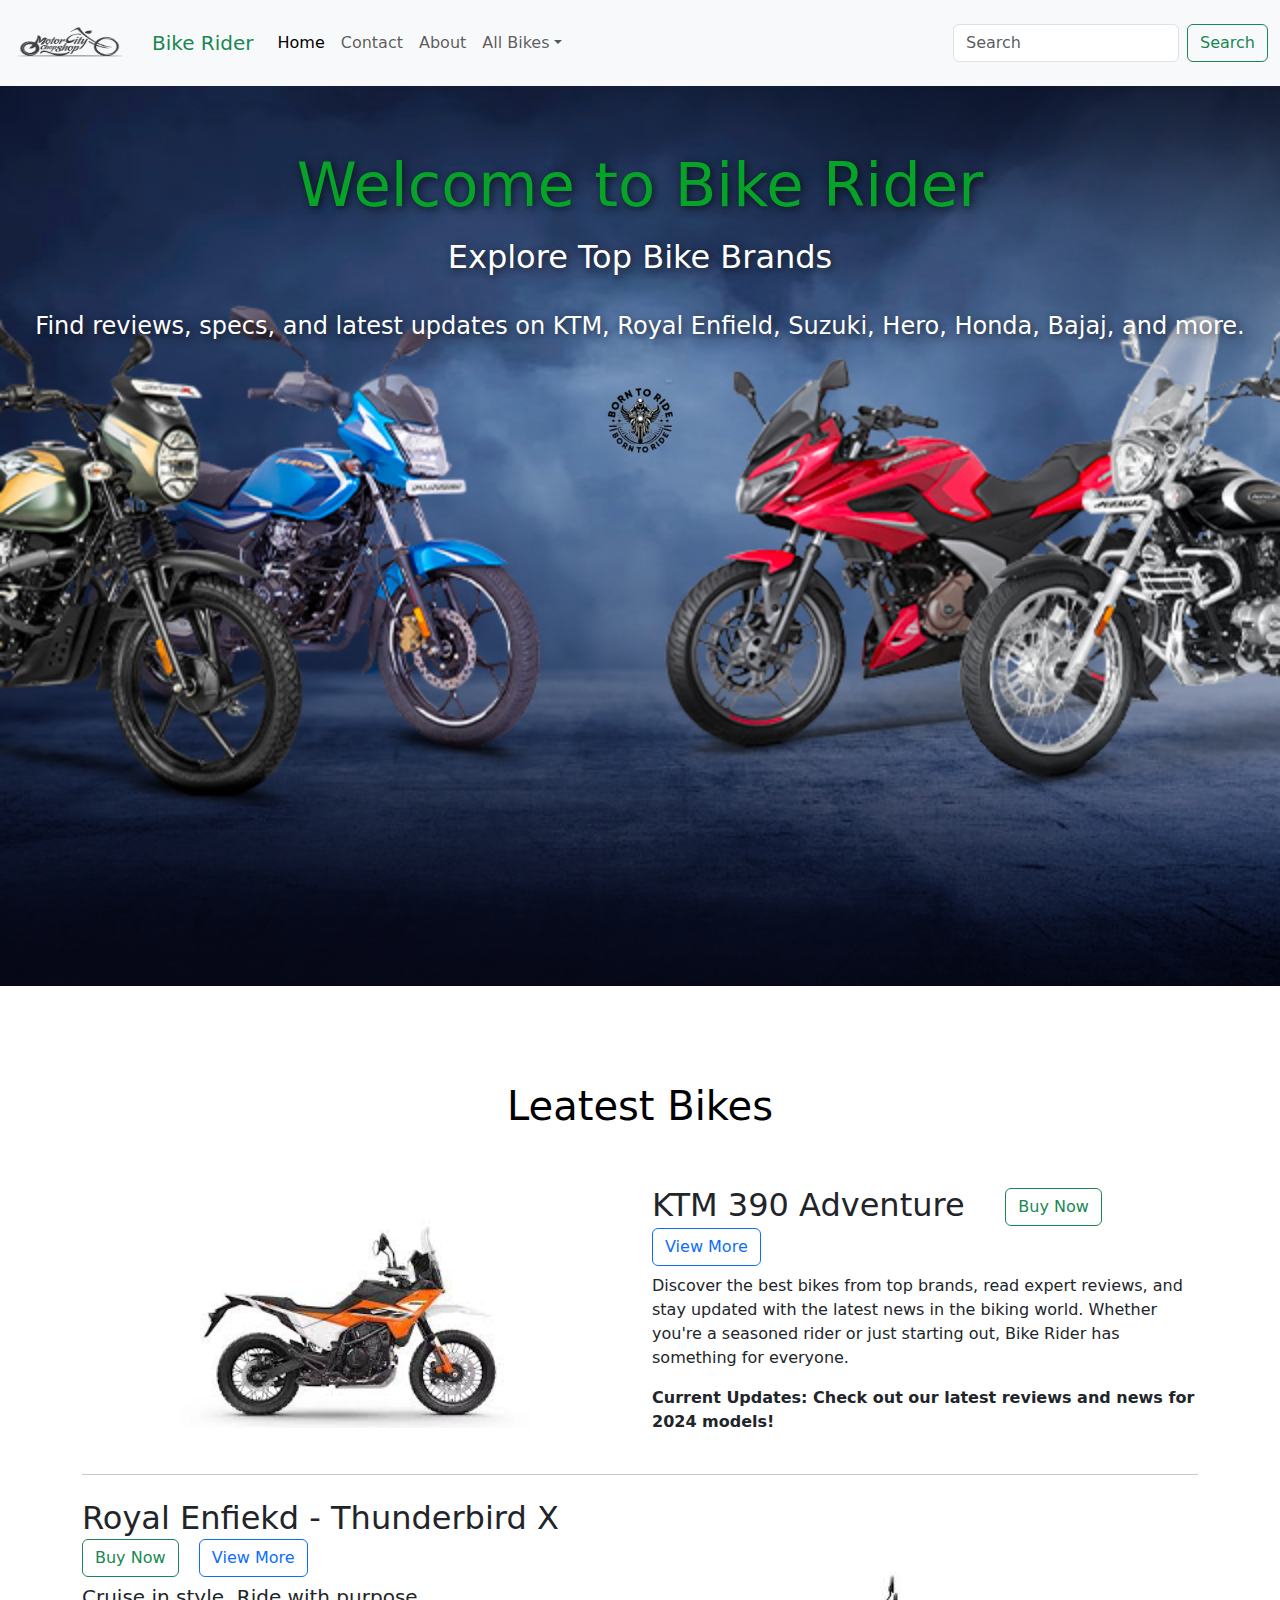
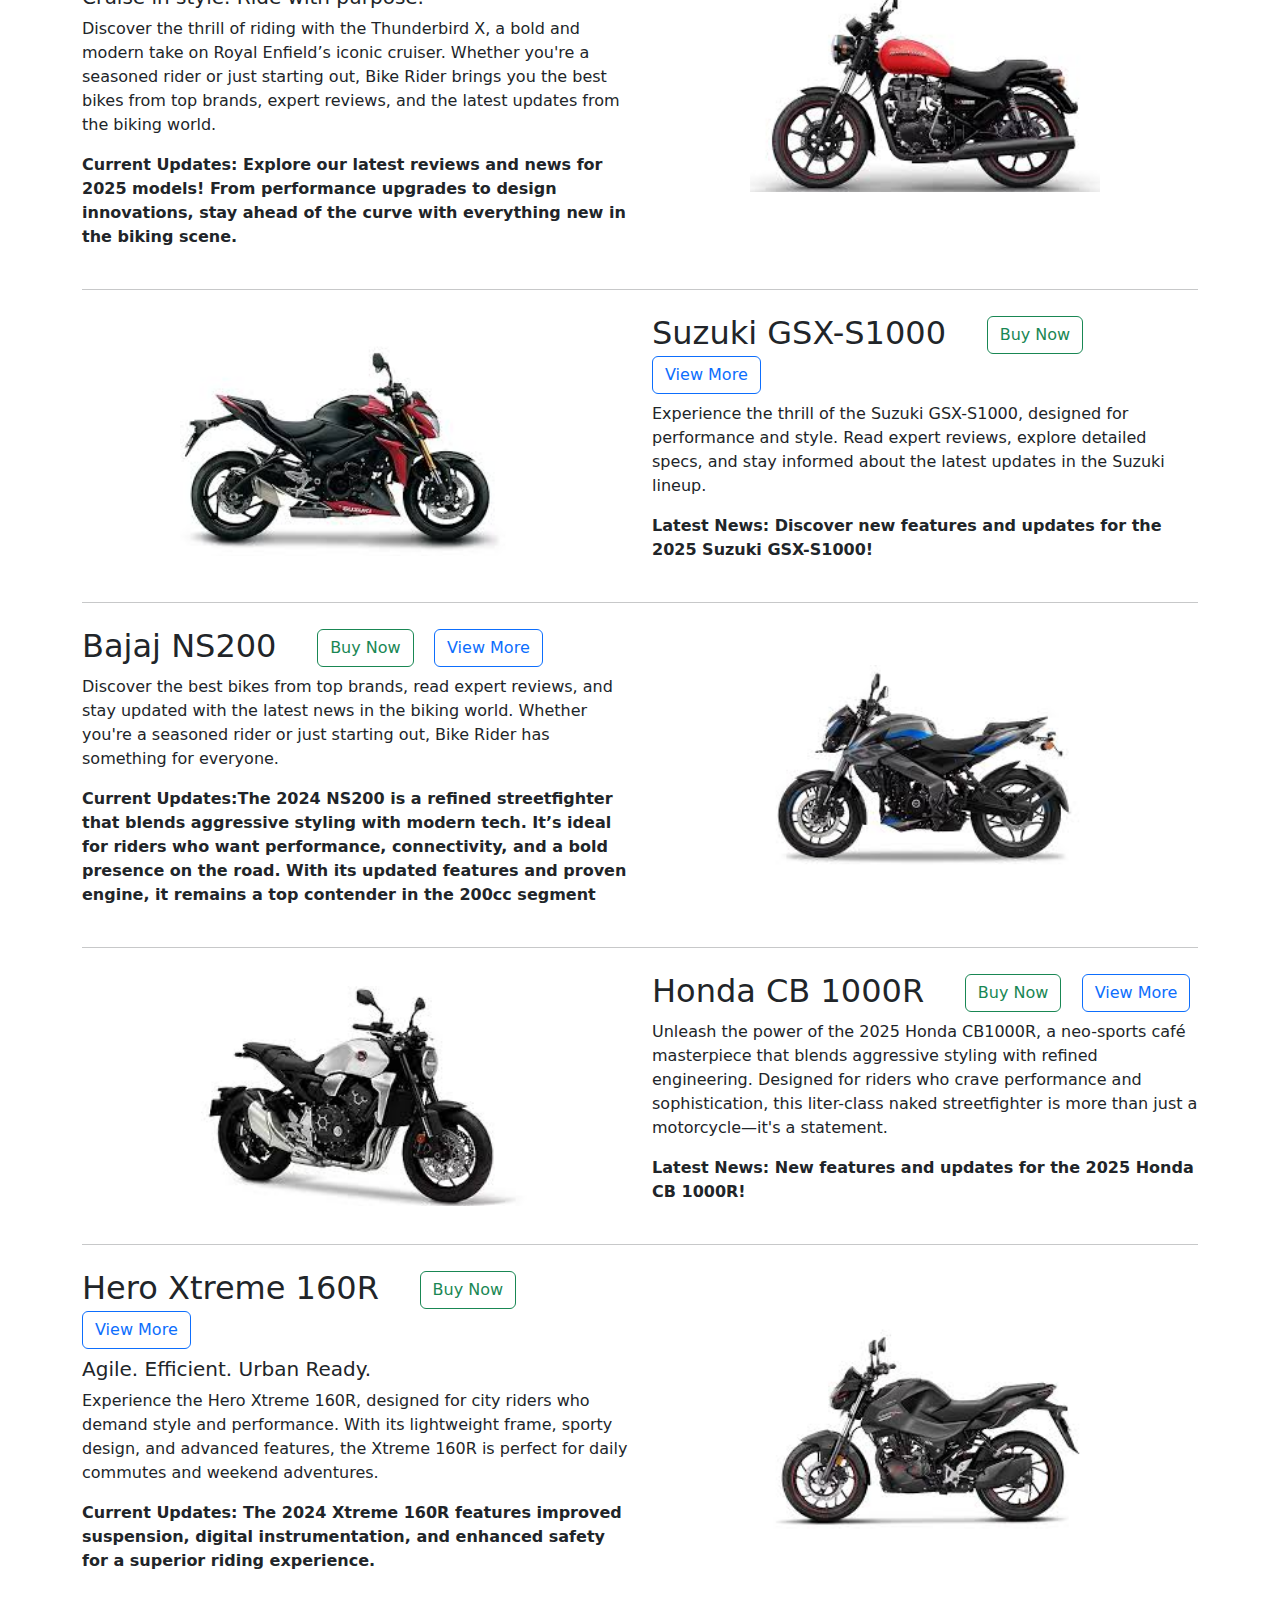
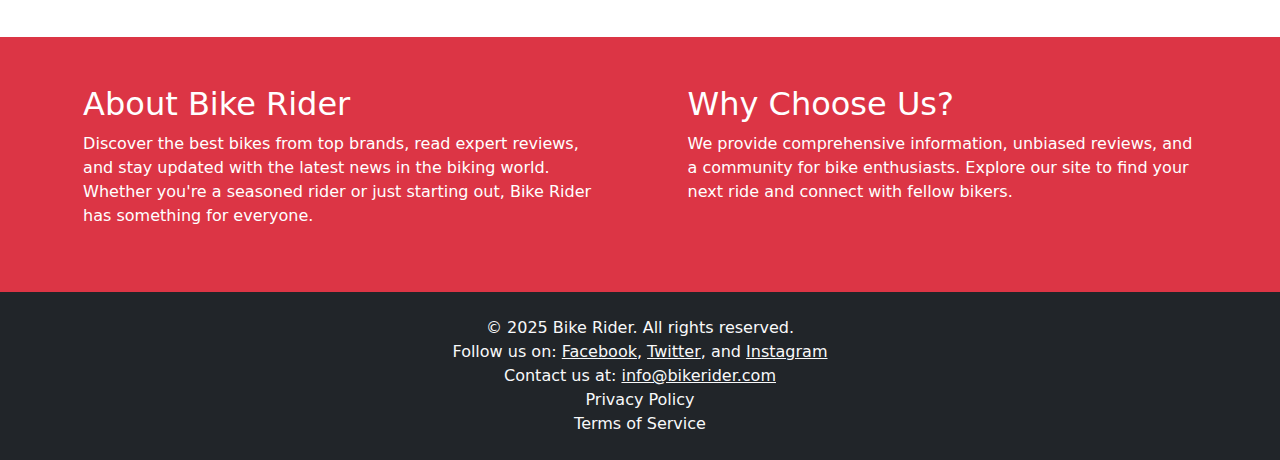
<file: index.html>
<!DOCTYPE html>
<html lang="en">

<head>
    <meta charset="UTF-8">
    <meta name="viewport" content="width=device-width, initial-scale=1.0">
    <title>Document</title>
    <link rel="stylesheet" href="index.css">
    <script src="https://cdn.jsdelivr.net/npm/bootstrap@5.3.7/dist/js/bootstrap.bundle.min.js" defer></script>
    <link rel="stylesheet" href="https://cdn.jsdelivr.net/npm/bootstrap@5.3.7/dist/css/bootstrap.min.css">
    <link rel="stylesheet" href="responsive.css">
</head>
<body>
    <header class="header sticky-top">
        <nav class="navbar navbar-expand-sm navbar-light bg-light">

            <img src="logo.png" alt="logo" width="150" height="70" class="d-inline-block align-text-top" />
            <div class="container">
                <a class="navbar-brand text-success" href="#">Bike Rider</a>
                <button class="navbar-toggler d-lg-none" type="button" data-bs-toggle="collapse"
                    data-bs-target="#collapsibleNavId" aria-controls="collapsibleNavId" aria-expanded="false"
                    aria-label="Toggle navigation">
                    <span class="navbar-toggler-icon"></span>
                </button>
                <div class="collapse navbar-collapse" id="collapsibleNavId">
                    <ul class="navbar-nav me-auto mt-2 mt-lg-0">
                        <li class="nav-item">
                            <a class="nav-link active" href="#" aria-current="page">Home
                                <span class="visually-hidden">(current)</span></a>
                        </li>
                        <!-- <li class="nav-item">
                            <a class="nav-link" href="#">Blog</a>
                        </li> -->
                        <li class="nav-item">
                            <a class="nav-link" href="#">Contact</a>
                        </li>
                        <li class="nav-item">
                            <a class="nav-link" href="about.html">About</a>
                        </li>
                        <li class="nav-item dropdown">
                            <a class="nav-link dropdown-toggle" href="#" id="dropdownId" data-bs-toggle="dropdown"
                                aria-haspopup="true" aria-expanded="false">All Bikes</a>
                            <div class="dropdown-menu" aria-labelledby="dropdownId">
                                <a class="dropdown-item" href="KTM.html">KTM</a>
                                <a class="dropdown-item" href="ROYAL.html">ROYAL ENFIELD</a>
                                <a class="dropdown-item" href="suzuki.html">SUZUKI</a>
                                <a class="dropdown-item" href="hero.html">HERO</a>
                                <a class="dropdown-item" href="honda.html">HONDA</a>
                                <a class="dropdown-item" href="bajaj.html">BAJAJ</a>
                            </div>
                        </li>
                    </ul>
                    <form class="d-flex my-2 my-lg-0">
                        <input class="form-control me-sm-2" type="text" placeholder="Search" />
                        <button class="btn btn-outline-success my-2 my-sm-0" type="submit">
                            Search
                        </button>
                    </form>
                </div>
            </div>
        </nav>
    </header>
    <section class="container-fluid p-0 w-100 ">
        <div class="banner"></div>
        <div class="banner-item text-center px-3 py-5 col-12 ">
            <h1 class="display-4 ">Welcome to Bike Rider</h1>
            <h2 class="mt-3">Explore Top Bike Brands</h2>
            <p class="lead">Find reviews, specs, and latest updates on KTM, Royal Enfield, Suzuki, Hero, Honda, Bajaj,
                and more.</p>
            <img src="logo2.png" alt="" width="101px" class="bg-transparent" />

        </div>
    </section>
    <!-- ----------------------------------------------------- -->

    <!-- ----------------------------------------------------- -->
    <section class="container py-5">
        <h1 class="text-center text-body-emphasis py-5">Leatest Bikes</h1>
        <div class="row justify-content-center align-items-center">
            <div class="col-12 col-md-6 mb-4 mb-md-0 text-center">
                <img src="ktm/390 Adventure.jpg" alt="KTM 390 Adventure"
                    style="width:350px; height:220px; object-fit:cover;">
            </div>
            <div class="col-12 col-md-6 text-center text-md-start">
                <h2>KTM 390 Adventure&nbsp;&nbsp;&nbsp; <button class="btn btn-outline-success" data-bs-toggle="modal"
                        data-bs-target="#booking">Buy
                        Now</button>&nbsp; <a href="ktm.html" class="btn btn-outline-primary" role="button">View
                        More</a> </h2>
                <p>Discover the best bikes from top brands, read expert reviews, and stay updated with the latest news
                    in
                    the biking world. Whether you're a seasoned rider or just starting out, Bike Rider has something for
                    everyone.</p>
                <p class="fw-bold mt-3">Current Updates: Check out our latest reviews and news for 2024 models!</p>
            </div>
        </div>
        <hr class="my-4">
        <!-- -----------------------------2 -->
        <div class="row justify-content-center align-items-center">

            <div class="col-12 col-md-6 text-center text-md-start">
                <h2>Royal Enfiekd - Thunderbird X&nbsp; <button class="btn btn-outline-success" data-bs-toggle="modal"
                        data-bs-target="#booking">Buy
                        Now</button>&nbsp; <a href="royal.html" class="btn btn-outline-primary" role="button">View
                        More</a></h2>
                <h5>Cruise in style. Ride with purpose.</h5>
                <p>Discover the thrill of riding with the Thunderbird X, a bold and modern take on Royal Enfield’s
                    iconic cruiser. Whether you're a seasoned rider or just starting out, Bike Rider brings you the best
                    bikes from top brands, expert reviews, and the latest updates from the biking world.</p>
                <p class="fw-bold mt-3">Current Updates: Explore our latest reviews and news for 2025 models! From
                    performance upgrades to design innovations, stay ahead of the curve with everything new in the
                    biking scene.</p>
            </div>
            <div class="col-12 col-md-6 mb-4 mb-md-0 text-center">
                <img src="Royal Enfield/thunderbird x.jpg" alt="KTM 390 Adventure"
                    style="width:350px; height:220px; object-fit:cover; transform: scaleX(-1);">
            </div>
        </div>
        <hr class="my-4">
        <!-- -----------------------------3 -->

        <div class="row justify-content-center align-items-center">
            <div class="col-12 col-md-6 mb-4 mb-md-0 text-center">
                <img src="suzuki/su-gsx-s1000.jpg" alt="KTM 390 Adventure"
                    style="width:350px; height:220px; object-fit:cover;">
            </div>
            <div class="col-12 col-md-6 text-center text-md-start">
                <h2>Suzuki GSX-S1000&nbsp;&nbsp;&nbsp; <button class="btn btn-outline-success" data-bs-toggle="modal"
                        data-bs-target="#booking">Buy
                        Now</button>&nbsp; <a href="suzuki.html" class="btn btn-outline-primary" role="button">View
                        More</a></h2>
                <p>Experience the thrill of the Suzuki GSX-S1000, designed for performance and style. Read expert
                    reviews, explore detailed specs, and stay informed about the latest updates in the Suzuki lineup.
                </p>
                <p class="fw-bold mt-3">Latest News: Discover new features and updates for the 2025 Suzuki GSX-S1000!
                </p>
            </div>
        </div>
        <hr class="my-4">
        <!-- -----------------------------4 -->
        <div class="row justify-content-center align-items-center">

            <div class="col-12 col-md-6 text-center text-md-start">
                <h2>Bajaj NS200&nbsp;&nbsp;&nbsp; <button class="btn btn-outline-success" data-bs-toggle="modal"
                        data-bs-target="#booking">Buy
                        Now</button>&nbsp; <a href="bajaj.html" class="btn btn-outline-primary" role="button">View
                        More</a></h2>
                <p>Discover the best bikes from top brands, read expert reviews, and stay updated with the latest news
                    in the biking world. Whether you're a seasoned rider or just starting out, Bike Rider has something
                    for everyone.</p>
                <p class="fw-bold mt-3">Current Updates:The 2024 NS200 is a refined streetfighter that blends aggressive
                    styling with modern tech. It’s ideal for riders who want performance, connectivity, and a bold
                    presence on the road. With its updated features and proven engine, it remains a top contender in the
                    200cc segment</p>
            </div>
            <div class="col-12 col-md-6 mb-4 mb-md-0 text-center">
                <img src="Bajaj/Bajaj ns200.jpg" alt="Bajaj NS200"
                    style="width:350px; height:220px; object-fit:cover; transform: scaleX(-1);">
            </div>
        </div>
        <hr class="my-4">
        <!-- -----------------------------6 -->
        <div class="row justify-content-center align-items-center">
            <div class="col-12 col-md-6 mb-4 mb-md-0 text-center">
                <img src="honda/Honda cb 1000r.jpg" alt="Honda CB 1000R"
                    style="width:350px; height:220px; object-fit:cover;">
            </div>
            <div class="col-12 col-md-6 text-center text-md-start">
                <h2>Honda CB 1000R&nbsp;&nbsp;&nbsp; <button class="btn btn-outline-success" data-bs-toggle="modal"
                        data-bs-target="#booking">Buy
                        Now</button>&nbsp; <a href="honda.html" class="btn btn-outline-primary" role="button">View
                        More</a></h2>
                <p>Unleash the power of the 2025 Honda CB1000R, a neo-sports café masterpiece that blends aggressive
                    styling with refined engineering. Designed for riders who crave performance and sophistication, this
                    liter-class naked streetfighter is more than just a motorcycle—it's a statement.
                </p>
                <p class="fw-bold mt-3">Latest News: New features and updates for the 2025 Honda CB 1000R!
                </p>
            </div>
        </div>
        <hr class="my-4">
        <!-- -----------------------------4 -->
        <div class="row justify-content-center align-items-center">

            <div class="col-12 col-md-6 text-center text-md-start">
            <h2>Hero Xtreme 160R&nbsp;&nbsp;&nbsp; <button class="btn btn-outline-success" data-bs-toggle="modal"
                data-bs-target="#booking">Buy
                Now</button>&nbsp; <a href="hero.html" class="btn btn-outline-primary" role="button">View
                More</a></h2>
            <h5>Agile. Efficient. Urban Ready.</h5>
            <p>Experience the Hero Xtreme 160R, designed for city riders who demand style and performance. With its lightweight frame, sporty design, and advanced features, the Xtreme 160R is perfect for daily commutes and weekend adventures.</p>
            <p class="fw-bold mt-3">Current Updates: The 2024 Xtreme 160R features improved suspension, digital instrumentation, and enhanced safety for a superior riding experience.</p>
            </div>
            <div class="col-12 col-md-6 mb-4 mb-md-0 text-center">
            <img src="hero/hero xpulse 160r.jpg" alt="Hero Xtreme 160R"
                style="width:350px; height:220px; object-fit:cover; transform: scaleX(-1);">
            </div>
        </div>

    </section>

    <div class="modal fade" id="booking" data-bs-backdrop="static">
        <div class="modal-dialog">
            <div class="modal-content">
                <div class="modal-header">
                    <h5 class="modal-title">Booking</h5>
                    <button type="button" class="btn-close" data-bs-dismiss="modal" aria-label="Close"></button>
                </div>
                <div class="modal-body">
                    <p class="text-success"> please fill the form to book your Bike</p>
                    <form>
                        <div class="form-floating mb-3">
                            <input type="text" id="username" name="username" class="form-control" required
                                placeholder="">
                            <label for="">Name</label>
                        </div>
                        <div class="form-floating mb-3">
                            <input type="number" id="mobile" name="mobile" class="form-control" required placeholder="">
                            <label for="">Mobile</label>
                        </div>
                        <div class="form-floating mb-3">
                            <input type="email" id="email" name="email" class="form-control" required placeholder="">
                            <label for="">Email</label>
                        </div>
                        <div class="form-floating mb-3">
                            <input type="text" id="address" name="address" class="form-control" required placeholder="">
                            <label for="">Address</label>
                        </div>
                        <div class=" form-floating mb-3">
                            <input type="date" class="form-control" required placeholder="">

                        </div>
                        <div class="form-floating mb-5 px-3">
                            <select name="bikes" id="">
                                <option value="" hidden>Select Bike</option>
                                <option value="">KTM</option>
                                <option value="">Royal Enfield</option>
                                <option value="">Honda</option>
                                <option value="">Bajaj</option>
                                <option value="">TVS</option>
                                <option value="">Hero</option>
                                <option value="">Suzuki</option>
                            </select>

                        </div>
                        <div class="">
                            <p id="status" class="my-2">You're Status will be updated after 24 hours</p>
                        </div>

                    </form>
                </div>
                <div class="modal-footer">
                    <button class="btn btn-danger " data-bs-dismiss="modal">Close</button>
                    <button class="btn btn-success" type="submit" onclick="check()">Submit</button>
                </div>
            </div>
        </div>
    </div>
    <!--  -->
    

    <section class="container-fluid text-bg-danger py-5">
        <div class="row justify-content-evenly">
            <div class="col-12 col-xl-5 mb-4 mb-xl-0">
                <h2>About Bike Rider</h2>
                <p>Discover the best bikes from top brands, read expert reviews, and stay updated with the latest news
                    in the biking world. Whether you're a seasoned rider or just starting out, Bike Rider has something
                    for everyone.</p>
            </div>
            <div class="col-12 col-xl-5">
                <h2>Why Choose Us?</h2>
                <p>We provide comprehensive information, unbiased reviews, and a community for bike enthusiasts. Explore
                    our site to find your next ride and connect with fellow bikers.</p>
            </div>
        </div>
    </section>
    


    <footer class="footer bg-dark text-light py-4">
        <div class="container text-center">
            <p class="mb-0">&copy; 2025 Bike Rider. All rights reserved.</p>
        </div>
        <div class="container text-center">
            <p class="mb-0">Follow us on:
                <a href="#" class="text-light">Facebook</a>,
                <a href="#" class="text-light">Twitter</a>, and
                <a href="#" class="text-light">Instagram</a>
            </p>
        </div>
        <div class="container text-center">
            <p class="mb-0">Contact us at: <a href="mailto:info@bikerider.com" class="text-light">info@bikerider.com</a>
            </p>
        </div>
        <div class="container text-center">
            <p class="mb-0">Privacy Policy</p>
            <p class="mb-0">Terms of Service</p>
        </div>
    </footer>
</body>
</html>
</file>
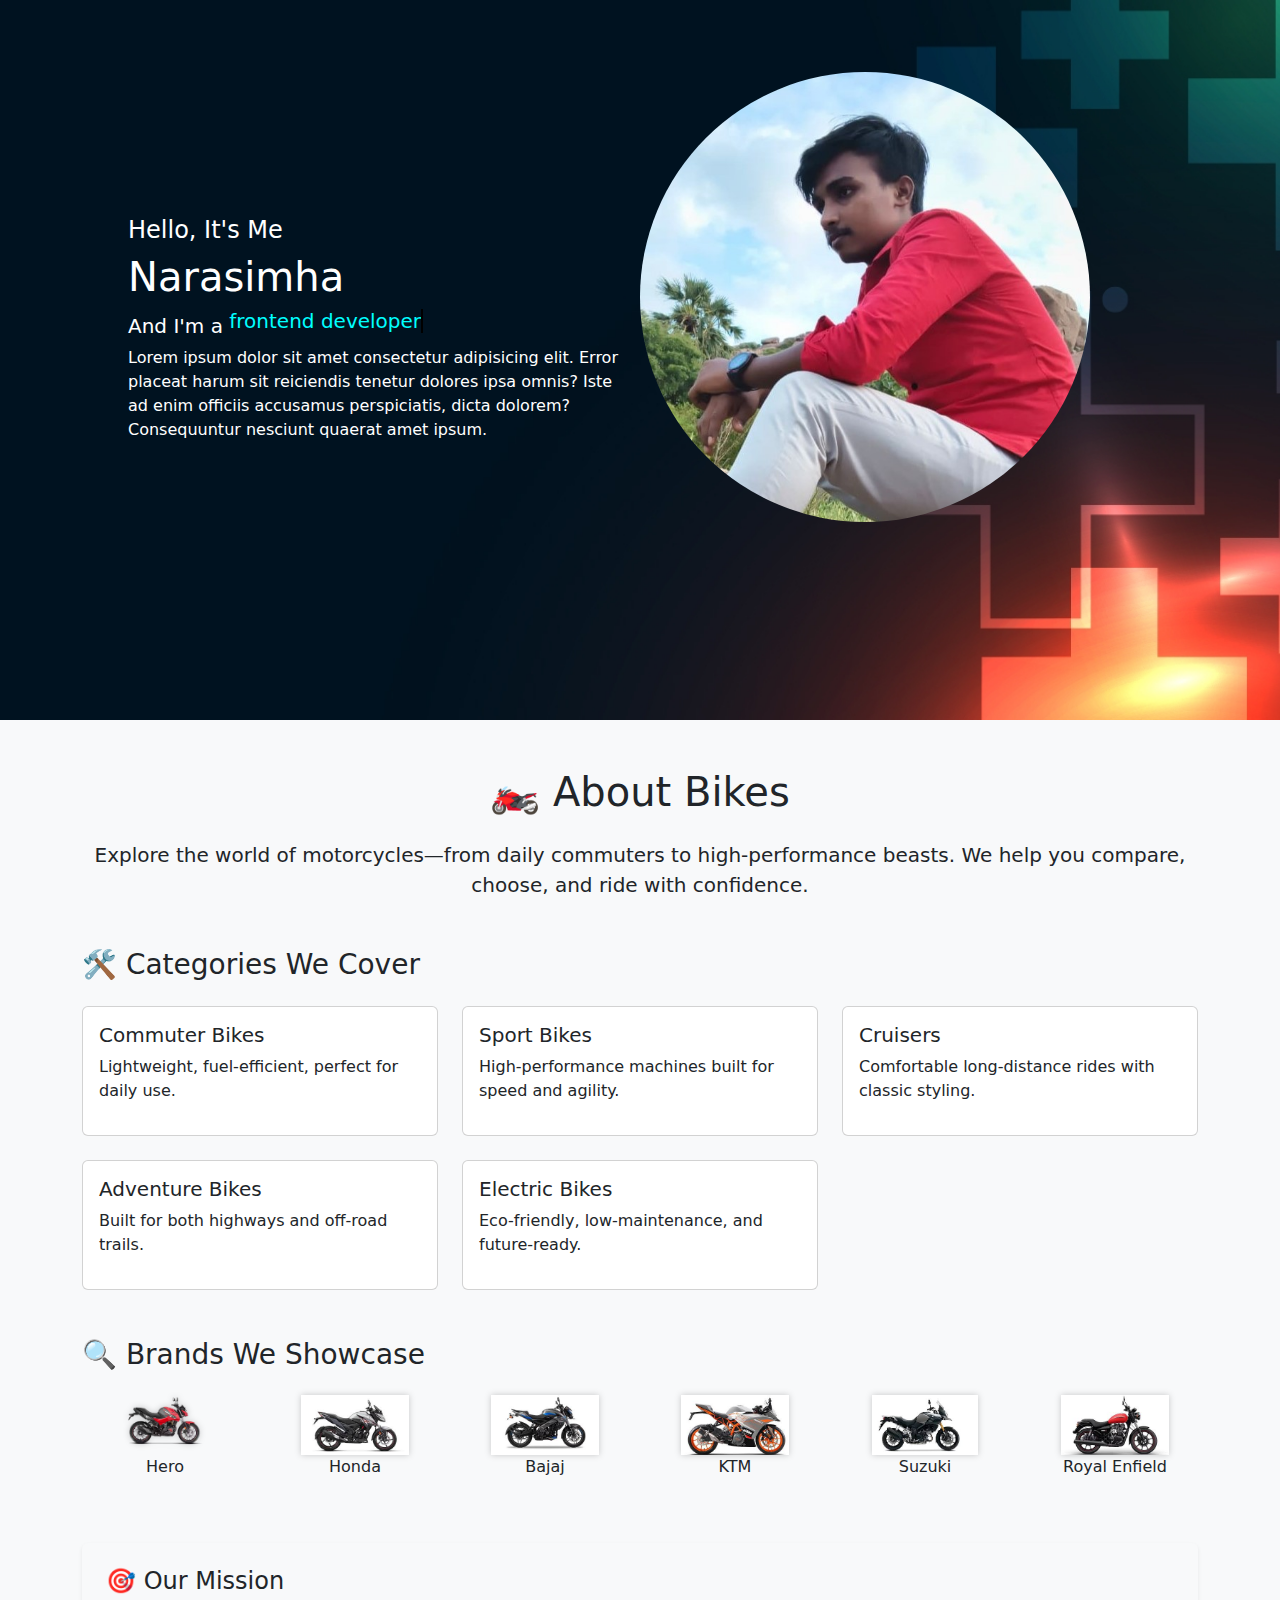
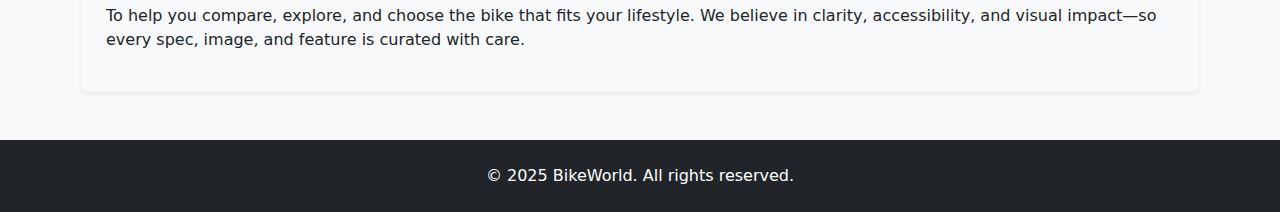
<file: about.html>
<!DOCTYPE html>
<html lang="en">

<head>
    <meta charset="UTF-8" />
    <meta name="viewport" content="width=device-width, initial-scale=1.0" />
    <title>About Bikes</title>
     <script src="https://cdn.jsdelivr.net/npm/bootstrap@5.3.7/dist/js/bootstrap.bundle.min.js" defer></script>
    <link rel="stylesheet" href="https://cdn.jsdelivr.net/npm/bootstrap@5.3.7/dist/css/bootstrap.min.css">
    <style>
        body {
            background-color: #f8f9fa;
        }

        .banner {
            background-image: url("images.jpeg");
            background-size: cover;
            background-position: center;
            width: 100%;
            height: 80vh;
            position: relative;
            display: flex;
            align-items: center;
            justify-content: center;
            color: white;
            text-align: start;
        }

        .banner-item img {
            position: absolute;
            border-radius: 50%;
            top: 10%;
            width: 450px;
            height: 450px;
            display: flex;
            align-items: center;
            justify-content: center;
        }

        .banner-content {
            position: absolute;
            z-index: 1;
            left: 10%;
            top: 30%;

        }

        .card:hover {
            transform: scale(1.03);
            box-shadow: 0 0 20px rgba(0, 0, 0, 0.15);
            transition: 0.3s ease;
        }

        .brand-logo {
            max-height: 60px;
            object-fit: contain;
            filter: drop-shadow(0 0 3px rgba(0, 0, 0, 0.2));
        }

        .banner-content p {
            width: 500px;
        }

        .banner-content span {
            display: inline-block;
            animation: typing 3s steps(15) 1.1s forwards;
            white-space: nowrap;
            overflow: hidden;
            border-right: 2px solid #000000;
            color: aqua;
        }

        @keyframes typing {
            from {
                width: 0%;
            }

            to {
                width: 100%;
            }
        }
    </style>
</head>

<body>
    <nav>
        <section class="banner col-12 col-sm-5">
            <div class="banner-content">
                <h4>Hello, It's Me</h4>
                <h1>Narasimha</h1>
                <h5>And I'm a <span>frontend developer</span></h5>
                <p> Lorem ipsum dolor sit amet consectetur adipisicing elit.
                    Error placeat harum sit reiciendis tenetur
                    dolores ipsa omnis? Iste ad enim officiis
                    accusamus perspiciatis, dicta dolorem?
                    Consequuntur nesciunt quaerat amet ipsum.</p>
            </div>
            <div class="banner-item">
                <img src="3.jpg" alt="">
            </div>
        </section>
    </nav>
    <div class="container py-5">
        <h1 class="text-center mb-4">🏍️ About Bikes</h1>
        <p class="lead text-center mb-5">Explore the world of motorcycles—from daily commuters to high-performance
            beasts. We help you compare, choose, and ride with confidence.</p>

        <!-- Categories Section -->
        <h3 class="mb-4">🛠️ Categories We Cover</h3>
        <div class="row g-4">
            <div class="col-md-4">
                <div class="card p-3">
                    <h5>Commuter Bikes</h5>
                    <p>Lightweight, fuel-efficient, perfect for daily use.</p>
                </div>
            </div>
            <div class="col-md-4">
                <div class="card p-3">
                    <h5>Sport Bikes</h5>
                    <p>High-performance machines built for speed and agility.</p>
                </div>
            </div>
            <div class="col-md-4">
                <div class="card p-3">
                    <h5>Cruisers</h5>
                    <p>Comfortable long-distance rides with classic styling.</p>
                </div>
            </div>
            <div class="col-md-4">
                <div class="card p-3">
                    <h5>Adventure Bikes</h5>
                    <p>Built for both highways and off-road trails.</p>
                </div>
            </div>
            <div class="col-md-4">
                <div class="card p-3">
                    <h5>Electric Bikes</h5>
                    <p>Eco-friendly, low-maintenance, and future-ready.</p>
                </div>
            </div>
        </div>

        <!-- Brands Section -->
        <h3 class="mt-5 mb-4">🔍 Brands We Showcase</h3>
        <div class="row text-center g-4">
            <div class="col-6 col-md-2">
                <a href="hero.html"><img src="hero/specal bike.avif" class="brand-logo" alt="Hero" /></a>
                <p>Hero</p>
            </div>
            <div class="col-6 col-md-2">
                <a href="honda.html"><img src="honda/Honda X blade.jpg" class="brand-logo" alt="Honda" /></a>
                <p>Honda</p>
            </div>
            <div class="col-6 col-md-2">
                <a href="bajaj.html"><img src="Bajaj/Bajaj ns200.jpg" class="brand-logo" alt="Bajaj" /></a>
                <p>Bajaj</p>
            </div>
            <div class="col-6 col-md-2">
                <a href="ktm.html"><img src="ktm/rc 390.jpg" class="brand-logo" alt="KTM" /></a>
                <p>KTM</p>
            </div>
            <div class="col-6 col-md-2">
                <a href="suzuki.html"><img src="suzuki/v-strom 1000.jpg" class="brand-logo" alt="Suzuki" /></a>
                <p>Suzuki</p>
            </div>
            <div class="col-6 col-md-2">
                <a href="royal.html"><img src="Royal Enfield/thunderbird x.jpg" class="brand-logo"
                        alt="Royal Enfield" /></a>
                <p>Royal Enfield</p>
            </div>
        </div>

        <!-- Mission Section -->
        <div class="mt-5 p-4 bg-light rounded shadow-sm">
            <h4>🎯 Our Mission</h4>
            <p>To help you compare, explore, and choose the bike that fits your lifestyle. We believe in clarity,
                accessibility, and visual impact—so every spec, image, and feature is curated with care.</p>
        </div>
    </div>
    <footer>
        <div class="container-fluid text-bg-dark text-center py-4">
            <p class="mb-0">© 2025 BikeWorld. All rights reserved.</p>
        </div>
    </footer>
</body>

</html>
</file>
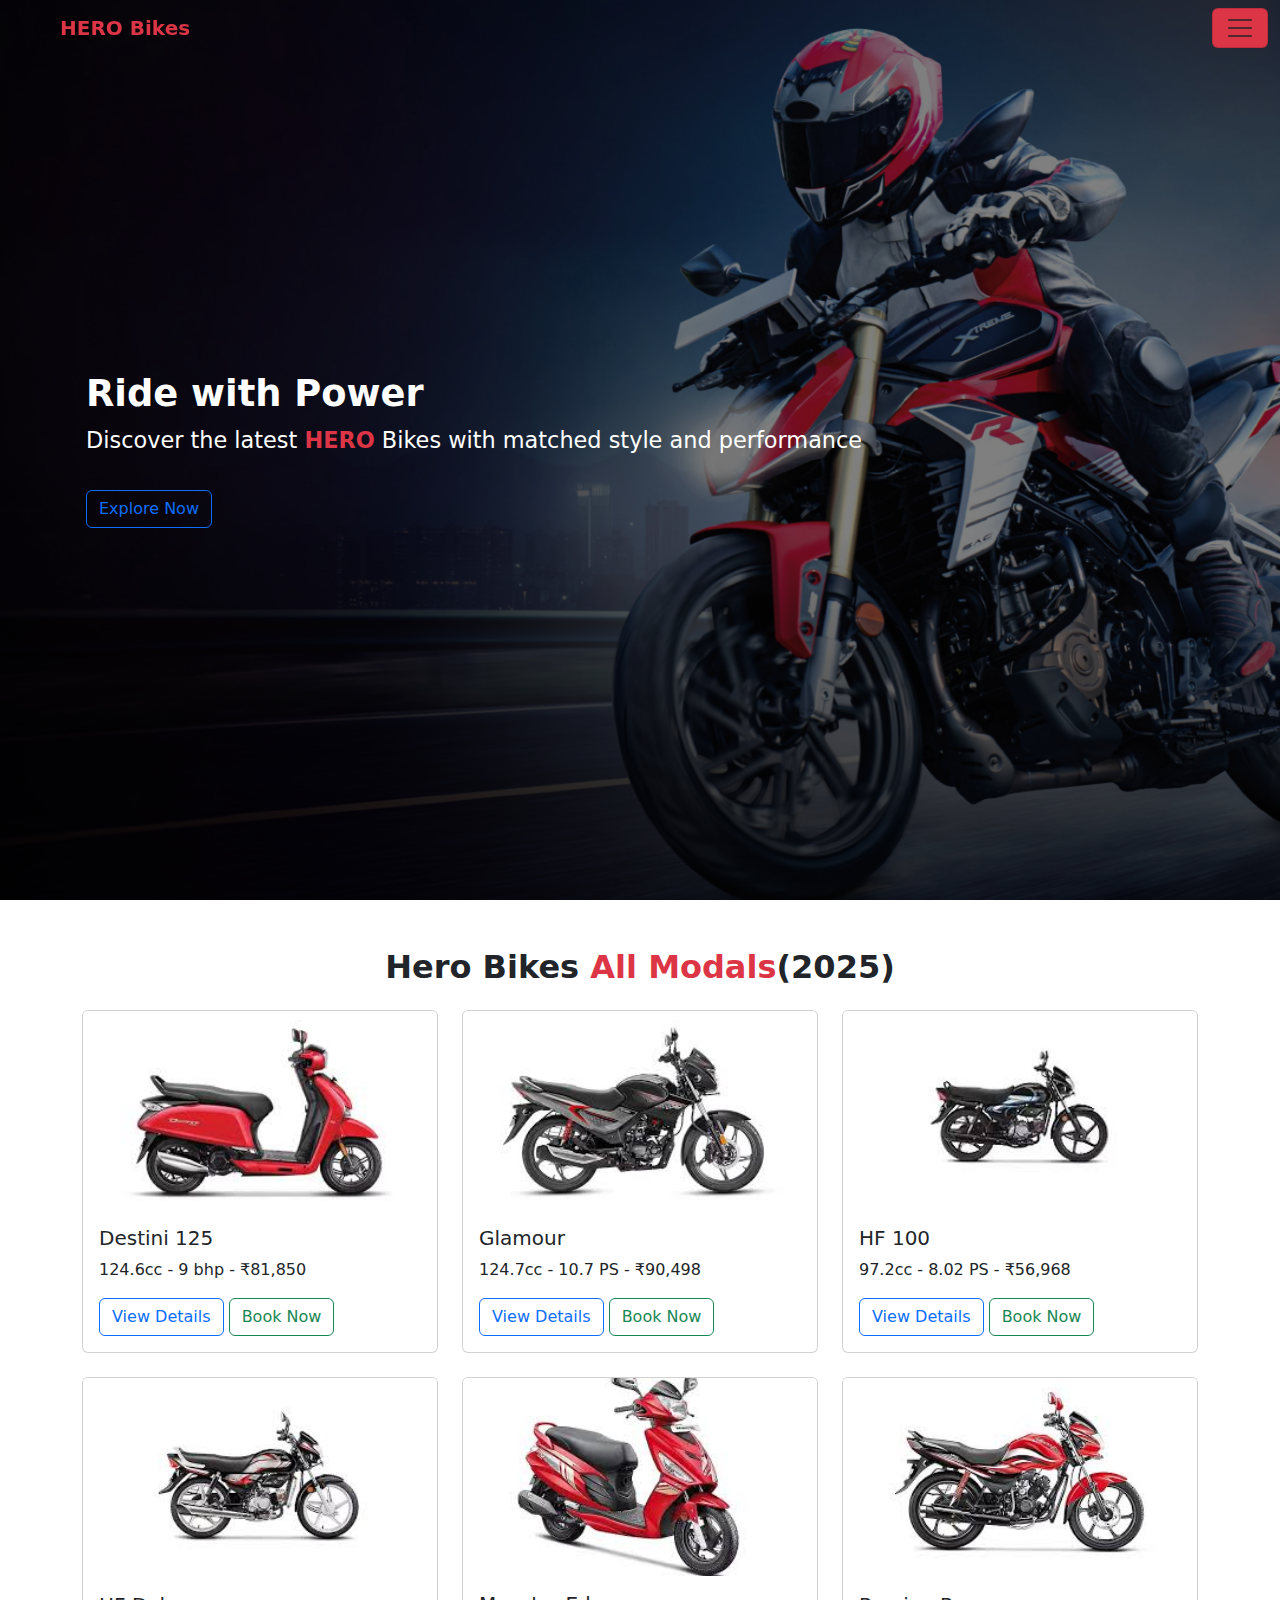
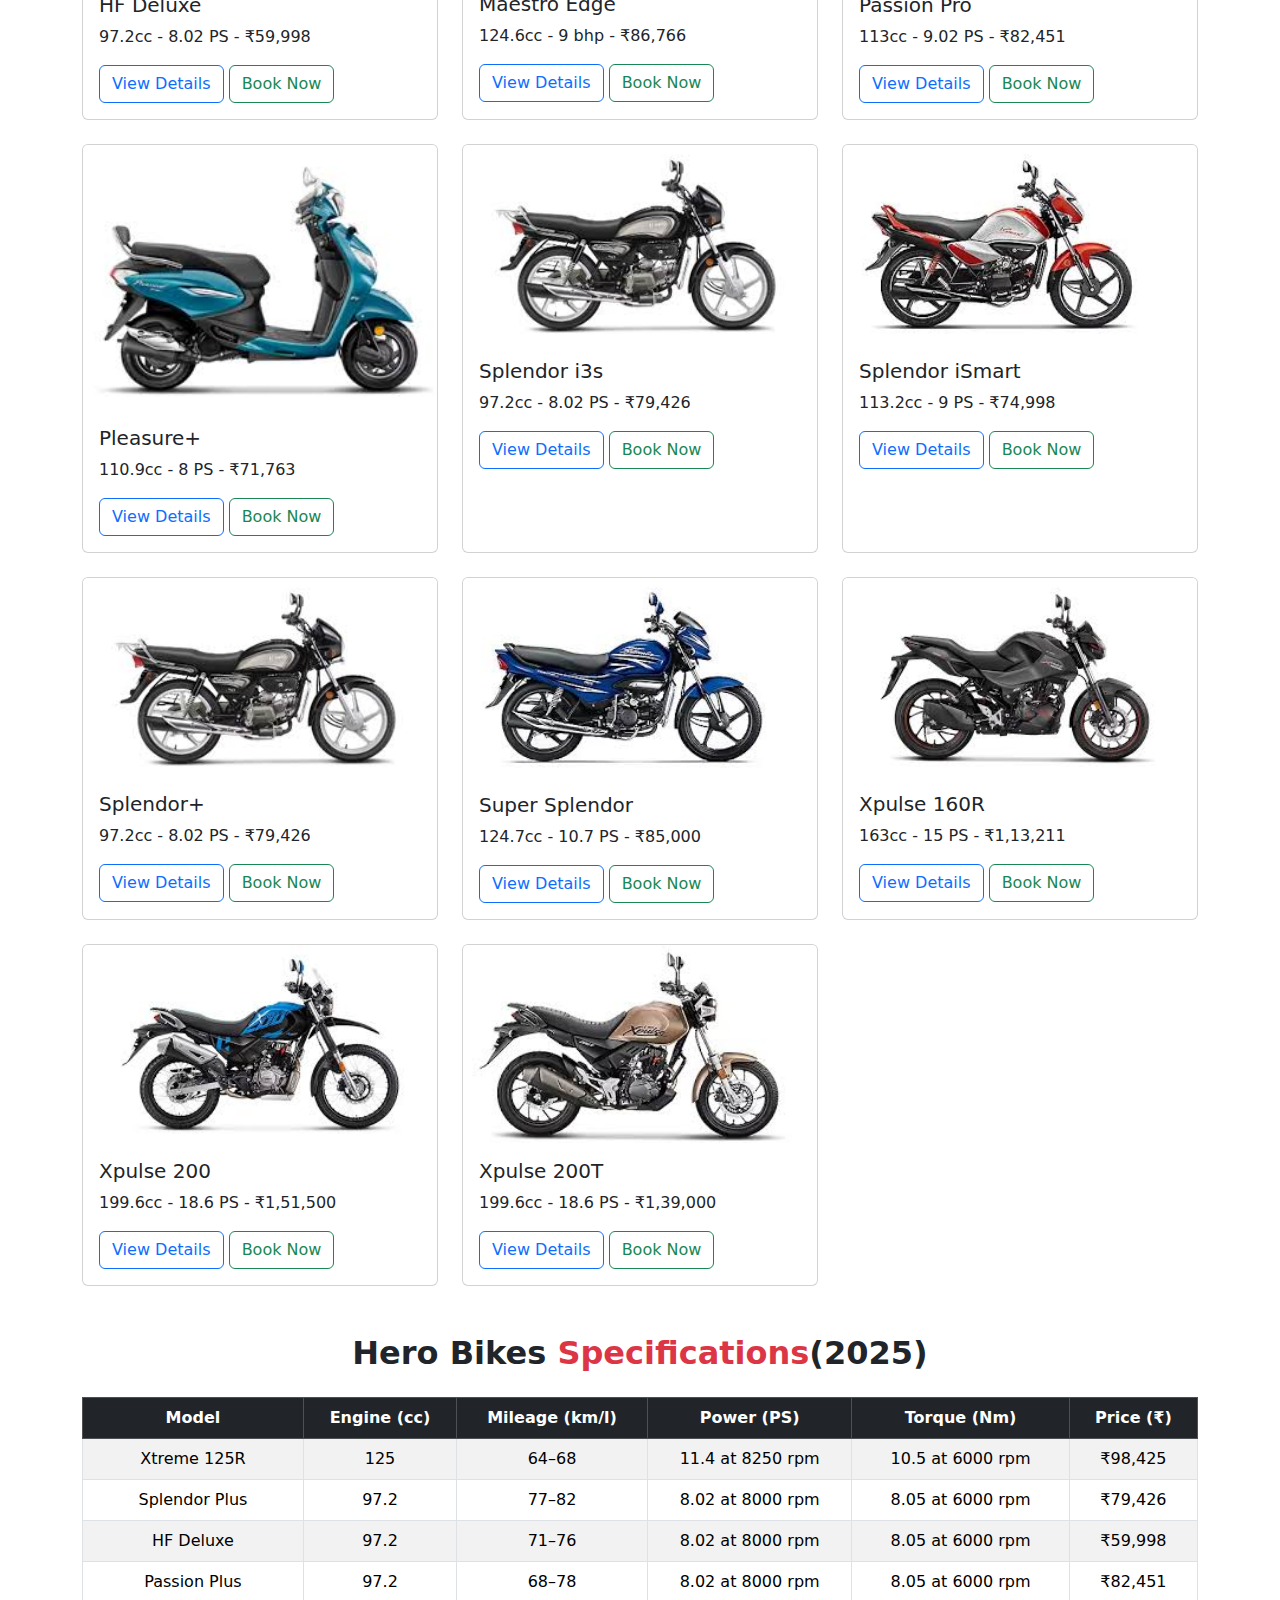
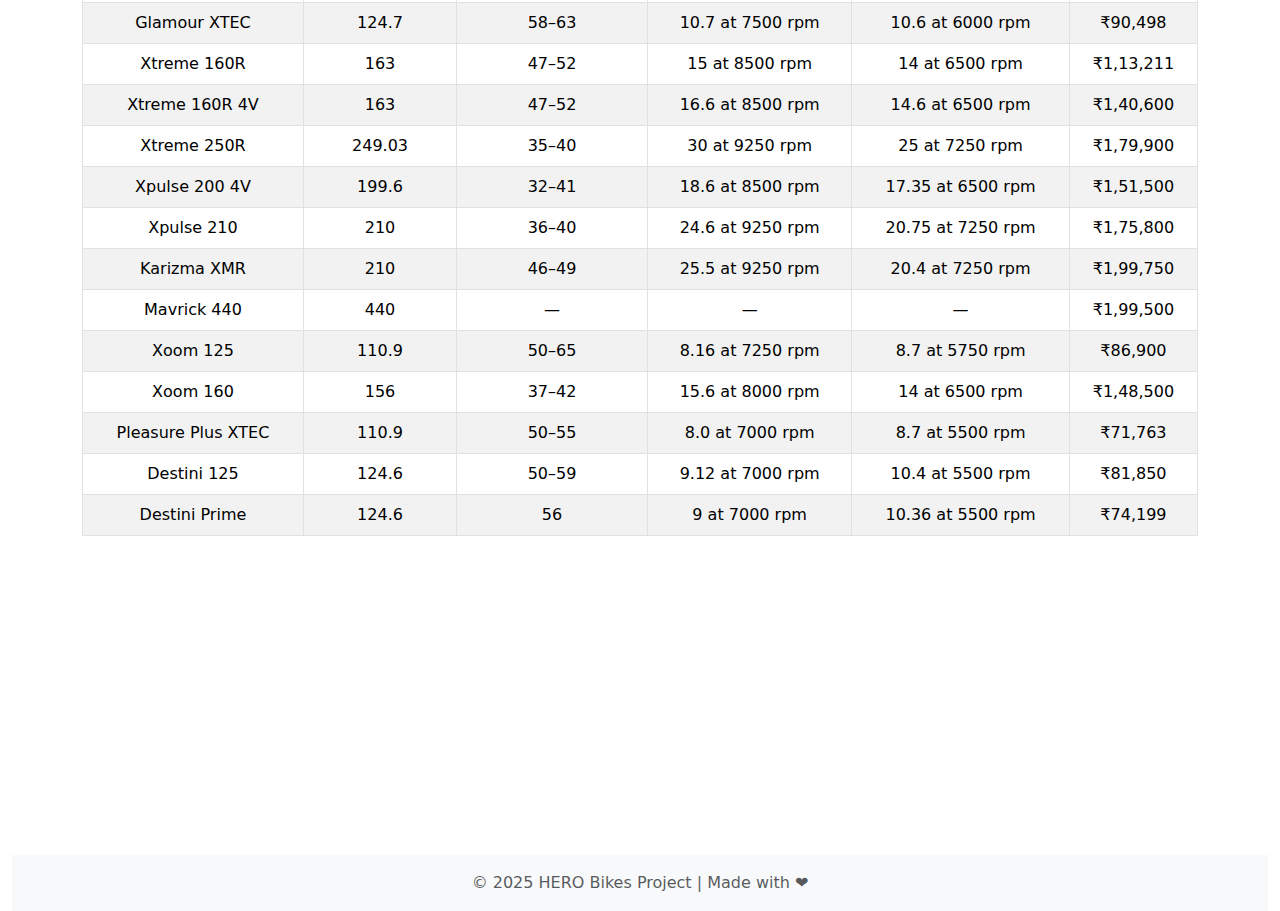
<file: hero.html>
<!DOCTYPE html>
<html lang="en">

<head>
   <meta charset="UTF-8" />
   <meta name="viewport" content="width=device-width, initial-scale=1.0" />
   <title>Hero Bikes</title>
    <script src="https://cdn.jsdelivr.net/npm/bootstrap@5.3.7/dist/js/bootstrap.bundle.min.js" defer></script>
    <link rel="stylesheet" href="https://cdn.jsdelivr.net/npm/bootstrap@5.3.7/dist/css/bootstrap.min.css">

   <link rel="stylesheet" href="dist/assets/owl.carousel.min.css">
   <link rel="stylesheet" href="dist/assets/owl.theme.default.min.css">
   <!DOCTYPE html>
   <html lang="en">
   <head>
      <meta charset="UTF-8" />
      <meta name="viewport" content="width=device-width, initial-scale=1.0" />
      <title>Hero Bikes</title>
      <link href="https://cdn.jsdelivr.net/npm/bootstrap@5.3.0/dist/css/bootstrap.min.css" rel="stylesheet" />
      <link rel="stylesheet" href="https://cdn.datatables.net/2.3.2/css/dataTables.dataTables.min.css">
      <style>
         .banner {
            background-image: url("hero/banner.png");
            background-size: cover;
            background-position: center;
            width: 100%;
            height: 100vh;
            position: relative;
            display: flex;
            align-items: center;
            justify-content: center;
            color: white;
            text-align: start;
         }

         .banner::before {
            content: "";
            position: absolute;
            top: 0;
            left: 0;
            height: 100%;
            width: 100%;
            background: rgba(0, 0, 0, 0.5);
            z-index: 1;
         }

         .banner-content {
            position: relative;
            z-index: 2;
            padding: 1rem;
         }

         .banner h2 {
            font-size: calc(1.5rem + 1vw);
            font-weight: bold;
         }

         .banner p {
            font-size: calc(1rem + 0.5vw);
         }

         .card:hover {
            transform: translateY(-5px);
            box-shadow: 0 0.5rem 1rem rgba(0, 0, 0, 0.3);
            transition: all 0.3s ease;
         }

         marquee img {
            margin: 0 10px;
            transition: transform 0.3s ease;
            transform: scale(1);
         }

         marquee img:hover {
            transform: scale(1.1);
         }
      </style>
   </head>

<body>
   <!-- Navbar -->
   <nav class="navbar navbar-light bg-light fixed-top bg-transparent">
      <div class="container-fluid">
         <a class="navbar-brand fw-bold text-danger mx-5" href="#">HERO Bikes</a>
         <button class="navbar-toggler text-bg-danger" type="button" data-bs-toggle="offcanvas"
            data-bs-target="#offcanvasNavbar" aria-controls="offcanvasNavbar">
            <span class="navbar-toggler-icon"></span>
         </button>
         <div class="offcanvas offcanvas-end" tabindex="-1" id="offcanvasNavbar" aria-labelledby="offcanvasNavbarLabel">
            <div class="offcanvas-header">
               <h5 class="offcanvas-title" id="offcanvasNavbarLabel">Menu</h5>
               <button type="button" class="btn-close text-reset" data-bs-dismiss="offcanvas"
                  aria-label="Close"></button>
            </div>
            <div class="offcanvas-body">
               <ul class="navbar-nav justify-content-end flex-grow-1 pe-3">
                  <li class="nav-item">
                     <a class="nav-link active" aria-current="page" href="#">Home</a>
                  </li>
                  <li class="nav-item">
                     <a class="nav-link" href="#">Link</a>
                  </li>
                  <li class="nav-item dropdown">
                     <a class="nav-link dropdown-toggle" href="#" id="dropdownId" data-bs-toggle="dropdown"
                        aria-haspopup="true" aria-expanded="false">Hero Bikes</a>
                     <div class="dropdown-menu py-3" aria-labelledby="dropdownId">
                        <a class="dropdown-item" href="#">Hero Destini 125</a>
                        <a class="dropdown-item" href="#">Hero Glamour 125</a>
                        <a class="dropdown-item" href="#">Hero Xtreme 160R</a>
                        <a class="dropdown-item" href="#">Hero Xpulse 200</a>
                        <a class="dropdown-item" href="#">Hero Xpulse 200T</a>
                        <a class="dropdown-item" href="#">Hero Xtreme 200S</a>
                        <a class="dropdown-item" href="#">Hero Xtreme 200R</a>
                        <a class="dropdown-item" href="#">Hero Xtreme 160Z</a>
                        <a class="dropdown-item" href="#">Hero super splendor</a>
                        <a class="dropdown-item" href="#">Hero HF Deluxe</a>
                        <a class="dropdown-item" href="#">Hero Passion Pro</a>
                        <a class="dropdown-item" href="#">Hero Passion XPro</a>
                        <a class="dropdown-item" href="#">Hero Passion Pro TR</a>
                        <a class="dropdown-item" href="#">Hero Passion XPro TR</a>
                        <a class="dropdown-item" href="#">Hero Splendor iSmart</a>
                        <a class="dropdown-item" href="#">Hero Splendor Plus</a>
                        <a class="dropdown-item" href="#">Hero Splendor Pro</a>
                        <a class="dropdown-item" href="#">Hero Splendor Pro Classic</a>
                        <a class="dropdown-item" href="#">Hero maestro pro</a>
                        <a class="dropdown-item" href="#">Hero Maestro Edge</a>
                     </div>
                  </li>
               </ul>
               <form class="d-flex mt-3 mt-md-0">
                  <input class="form-control me-2" type="search" placeholder="Search" aria-label="Search" />
                  <button class="btn btn-outline-success" type="submit">Search</button>
               </form>
            </div>
         </div>
      </div>
   </nav>
   <!-- Banner Section -->
   <section class="banner">
      <div class="banner-content container">
         <h2 class="fw-bold">Ride with Power</h2>
         <p>Discover the latest <span class="text-danger fw-bold">HERO</span> Bikes with matched style and performance
         </p>
         <a href="#new-models" class="btn btn-outline-primary mt-3">Explore Now</a>
      </div>
   </section>
   <!-------------------  -->
   </div>
   <div class="container my-5">
      <h2 class="text-center fw-bold mb-4">Hero Bikes <span class="text-danger">All Modals</span>(2025)</h2>
      <div class="row row-cols-1 row-cols-sm-2 row-cols-md-3 g-4">
         <div class="col">
            <div class="card h-100">
               <img src="hero/hero destini 125.jpg" class="card-img-top" alt="Hero Destini 125">
               <div class="card-body">
                  <h5 class="card-title">Destini 125</h5>
                  <p class="card-text">124.6cc - 9 bhp - ₹81,850</p>
                  <a href="#table" class="btn btn-outline-primary">View Details</a>
                  <button class="btn btn-outline-success">Book Now</button>
               </div>
            </div>
         </div>
         <div class="col">
            <div class="card h-100">
               <img src="hero/hero glamour.jpg" class="card-img-top" alt="Hero Glamour">
               <div class="card-body">
                  <h5 class="card-title">Glamour</h5>
                  <p class="card-text">124.7cc - 10.7 PS - ₹90,498</p>
                  <a href="#table" class="btn btn-outline-primary">View Details</a>
                  <button class="btn btn-outline-success">Book Now</button>
               </div>
            </div>
         </div>
         <div class="col">
            <div class="card h-100">
               <img src="hero/hero hf 100.jpg" class="card-img-top" alt="Hero HF 100">
               <div class="card-body">
                  <h5 class="card-title">HF 100</h5>
                  <p class="card-text">97.2cc - 8.02 PS - ₹56,968</p>
                  <a href="#table" class="btn btn-outline-primary">View Details</a>
                  <button class="btn btn-outline-success">Book Now</button>
               </div>
            </div>
         </div>
         <div class="col">
            <div class="card h-100">
               <img src="hero/hero hf deluxe.jpg" class="card-img-top" alt="Hero HF Deluxe">
               <div class="card-body">
                  <h5 class="card-title">HF Deluxe</h5>
                  <p class="card-text">97.2cc - 8.02 PS - ₹59,998</p>
                  <a href="#table" class="btn btn-outline-primary">View Details</a>
                  <button class="btn btn-outline-success">Book Now</button>
               </div>
            </div>
         </div>
         <div class="col">
            <div class="card h-100">
               <img src="hero/hero maestro edge 110.jpg" class="card-img-top" alt="Hero Maestro Edge">
               <div class="card-body">
                  <h5 class="card-title">Maestro Edge</h5>
                  <p class="card-text">124.6cc - 9 bhp - ₹86,766</p>
                  <a href="#table" class="btn btn-outline-primary">View Details</a>
                  <button class="btn btn-outline-success">Book Now</button>
               </div>
            </div>
         </div>
         <div class="col">
            <div class="card h-100">
               <img src="hero/hero passion pro.jpg" class="card-img-top" alt="Hero Passion Pro">
               <div class="card-body">
                  <h5 class="card-title">Passion Pro</h5>
                  <p class="card-text">113cc - 9.02 PS - ₹82,451</p>
                  <a href="#table" class="btn btn-outline-primary">View Details</a>
                  <button class="btn btn-outline-success">Book Now</button>
               </div>
            </div>
         </div>
         <div class="col">
            <div class="card h-100">
               <img src="hero/hero pleasure+.jpg" class="card-img-top" alt="Hero Pleasure+">
               <div class="card-body">
                  <h5 class="card-title">Pleasure+</h5>
                  <p class="card-text">110.9cc - 8 PS - ₹71,763</p>
                  <a href="#table" class="btn btn-outline-primary">View Details</a>
                  <button class="btn btn-outline-success">Book Now</button>
               </div>
            </div>
         </div>
         <div class="col">
            <div class="card h-100">
               <img src="hero/hero splendor i3s.jpg" class="card-img-top" alt="Hero Splendor i3s">
               <div class="card-body">
                  <h5 class="card-title">Splendor i3s</h5>
                  <p class="card-text">97.2cc - 8.02 PS - ₹79,426</p>
                  <a href="#table" class="btn btn-outline-primary">View Details</a>
                  <button class="btn btn-outline-success">Book Now</button>
               </div>
            </div>
         </div>
         <div class="col">
            <div class="card h-100">
               <img src="hero/hero splendor ismart.jpg" class="card-img-top" alt="Hero Splendor iSmart">
               <div class="card-body">
                  <h5 class="card-title">Splendor iSmart</h5>
                  <p class="card-text">113.2cc - 9 PS - ₹74,998</p>
                  <a href="#table" class="btn btn-outline-primary">View Details</a>
                  <button class="btn btn-outline-success">Book Now</button>
               </div>
            </div>
         </div>
         <div class="col">
            <div class="card h-100">
               <img src="hero/hero splendor+.jpg" class="card-img-top" alt="Hero Splendor+">
               <div class="card-body">
                  <h5 class="card-title">Splendor+</h5>
                  <p class="card-text">97.2cc - 8.02 PS - ₹79,426</p>
                  <a href="#table" class="btn btn-outline-primary">View Details</a>
                  <button class="btn btn-outline-success">Book Now</button>
               </div>
            </div>
         </div>
         <div class="col">
            <div class="card h-100">
               <img src="hero/hero super splendor.jpg" class="card-img-top" alt="Hero Super Splendor">
               <div class="card-body">
                  <h5 class="card-title">Super Splendor</h5>
                  <p class="card-text">124.7cc - 10.7 PS - ₹85,000</p>
                  <a href="#table" class="btn btn-outline-primary">View Details</a>
                  <button class="btn btn-outline-success">Book Now</button>
               </div>
            </div>
         </div>
         <div class="col">
            <div class="card h-100">
               <img src="hero/hero xpulse 160r.jpg" class="card-img-top" alt="Hero Xpulse 160R">
               <div class="card-body">
                  <h5 class="card-title">Xpulse 160R</h5>
                  <p class="card-text">163cc - 15 PS - ₹1,13,211</p>
                  <a href="#table" class="btn btn-outline-primary">View Details</a>
                  <button class="btn btn-outline-success">Book Now</button>
               </div>
            </div>
         </div>
         <div class="col">
            <div class="card h-100">
               <img src="hero/hero xpulse 200.jpg" class="card-img-top" alt="Hero Xpulse 200">
               <div class="card-body">
                  <h5 class="card-title">Xpulse 200</h5>
                  <p class="card-text">199.6cc - 18.6 PS - ₹1,51,500</p>
                  <a href="#table" class="btn btn-outline-primary">View Details</a>
                  <button class="btn btn-outline-success">Book Now</button>
               </div>
            </div>
         </div>
         <div class="col">
            <div class="card h-100">
               <img src="hero/hero xpulse 200t.jpg" class="card-img-top" alt="Hero Xpulse 200T">
               <div class="card-body">
                  <h5 class="card-title">Xpulse 200T</h5>
                  <p class="card-text">199.6cc - 18.6 PS - ₹1,39,000</p>
                  <a href="#table" class="btn btn-outline-primary">View Details</a>
                  <button class="btn btn-outline-success">Book Now</button>
               </div>
            </div>
         </div>
      </div>
   </div>
   <!--  -->
   <script src="https://code.jquery.com/jquery-3.6.0.min.js"></script>
   <script src="https://cdn.datatables.net/2.3.2/js/dataTables.min.js"></script>
   <script>
      $(document).ready(function () {
         $('table').DataTable();
      });
   </script>
   <section>
      <div class="container my-5" id="new-models">
         <h2 class="text-center mb-4 fw-bold">Hero Bikes <span class="text-danger">Specifications</span>(2025)</h2>
         <div class="table-responsive">
            <table class="table table-bordered table-hover table-striped align-middle text-center" id="table">
               <thead class="table-dark">
                  <tr>
                     <th>Model</th>
                     <th>Engine (cc)</th>
                     <th>Mileage (km/l)</th>
                     <th>Power (PS)</th>
                     <th>Torque (Nm)</th>
                     <th>Price (₹)</th>
                  </tr>
               </thead>
               <tbody>
                  <tr>
                     <td>Xtreme 125R</td>
                     <td>125</td>
                     <td>64–68</td>
                     <td>11.4 at 8250 rpm</td>
                     <td>10.5 at 6000 rpm</td>
                     <td>₹98,425</td>
                  </tr>
                  <tr>
                     <td>Splendor Plus</td>
                     <td>97.2</td>
                     <td>77–82</td>
                     <td>8.02 at 8000 rpm</td>
                     <td>8.05 at 6000 rpm</td>
                     <td>₹79,426</td>
                  </tr>
                  <tr>
                     <td>HF Deluxe</td>
                     <td>97.2</td>
                     <td>71–76</td>
                     <td>8.02 at 8000 rpm</td>
                     <td>8.05 at 6000 rpm</td>
                     <td>₹59,998</td>
                  </tr>
                  <tr>
                     <td>Passion Plus</td>
                     <td>97.2</td>
                     <td>68–78</td>
                     <td>8.02 at 8000 rpm</td>
                     <td>8.05 at 6000 rpm</td>
                     <td>₹82,451</td>
                  </tr>
                  <tr>
                     <td>Glamour XTEC</td>
                     <td>124.7</td>
                     <td>58–63</td>
                     <td>10.7 at 7500 rpm</td>
                     <td>10.6 at 6000 rpm</td>
                     <td>₹90,498</td>
                  </tr>
                  <tr>
                     <td>Xtreme 160R</td>
                     <td>163</td>
                     <td>47–52</td>
                     <td>15 at 8500 rpm</td>
                     <td>14 at 6500 rpm</td>
                     <td>₹1,13,211</td>
                  </tr>
                  <tr>
                     <td>Xtreme 160R 4V</td>
                     <td>163</td>
                     <td>47–52</td>
                     <td>16.6 at 8500 rpm</td>
                     <td>14.6 at 6500 rpm</td>
                     <td>₹1,40,600</td>
                  </tr>
                  <tr>
                     <td>Xtreme 250R</td>
                     <td>249.03</td>
                     <td>35–40</td>
                     <td>30 at 9250 rpm</td>
                     <td>25 at 7250 rpm</td>
                     <td>₹1,79,900</td>
                  </tr>
                  <tr>
                     <td>Xpulse 200 4V</td>
                     <td>199.6</td>
                     <td>32–41</td>
                     <td>18.6 at 8500 rpm</td>
                     <td>17.35 at 6500 rpm</td>
                     <td>₹1,51,500</td>
                  </tr>
                  <tr>
                     <td>Xpulse 210</td>
                     <td>210</td>
                     <td>36–40</td>
                     <td>24.6 at 9250 rpm</td>
                     <td>20.75 at 7250 rpm</td>
                     <td>₹1,75,800</td>
                  </tr>
                  <tr>
                     <td>Karizma XMR</td>
                     <td>210</td>
                     <td>46–49</td>
                     <td>25.5 at 9250 rpm</td>
                     <td>20.4 at 7250 rpm</td>
                     <td>₹1,99,750</td>
                  </tr>
                  <tr>
                     <td>Mavrick 440</td>
                     <td>440</td>
                     <td>—</td>
                     <td>—</td>
                     <td>—</td>
                     <td>₹1,99,500</td>
                  </tr>
                  <tr>
                     <td>Xoom 125</td>
                     <td>110.9</td>
                     <td>50–65</td>
                     <td>8.16 at 7250 rpm</td>
                     <td>8.7 at 5750 rpm</td>
                     <td>₹86,900</td>
                  </tr>
                  <tr>
                     <td>Xoom 160</td>
                     <td>156</td>
                     <td>37–42</td>
                     <td>15.6 at 8000 rpm</td>
                     <td>14 at 6500 rpm</td>
                     <td>₹1,48,500</td>
                  </tr>
                  <tr>
                     <td>Pleasure Plus XTEC</td>
                     <td>110.9</td>
                     <td>50–55</td>
                     <td>8.0 at 7000 rpm</td>
                     <td>8.7 at 5500 rpm</td>
                     <td>₹71,763</td>
                  </tr>
                  <tr>
                     <td>Destini 125</td>
                     <td>124.6</td>
                     <td>50–59</td>
                     <td>9.12 at 7000 rpm</td>
                     <td>10.4 at 5500 rpm</td>
                     <td>₹81,850</td>
                  </tr>
                  <tr>
                     <td>Destini Prime</td>
                     <td>124.6</td>
                     <td>56</td>
                     <td>9 at 7000 rpm</td>
                     <td>10.36 at 5500 rpm</td>
                     <td>₹74,199</td>
                  </tr>
               </tbody>
            </table>
         </div>
      </div>
   </section>
   <div class="container-fluid">
      <div>
         <marquee behavior="scroll" direction="right">
            <img src="hero/specal bike.avif" alt="Special Hero Bike" class=" " width="300" height="200">
            <img src="hero/hero destini 125.jpg" alt="Special Hero Bike" class=" " width="300" height="200">
            <img src="hero/hero glamour.jpg" alt="Special Hero Bike" class=" " width="300" height="200">
            <img src="hero/hero hf 100.jpg" alt="Special Hero Bike" class=" " width="300" height="200">
            <img src="hero/hero hf deluxe.jpg" alt="Special Hero Bike" class=" " width="300" height="200">
            <img src="hero/hero maestro edge 110.jpg" alt="" class=" " width="300" height="200">
            <img src="hero/hero passion pro.jpg" alt="Special Hero Bike" class=" " width="300" height="200">
            <img src="hero/hero pleasure+.jpg" alt="Special Hero Bike" class=" " width="300" height="200">
            <img src="hero/hero splendor i3s.jpg" alt="Special Hero Bike" class=" " width="300" height="200">
            <img src="hero/hero splendor ismart.jpg" alt="Special Hero Bike" class=" " width="300" height="200">
            <img src="hero/hero xpulse 160r.jpg" alt="Special Hero Bike" class=" " width="300" height="200">
            <img src="hero/hero xpulse 200.jpg" alt="Special Hero Bike" class=" " width="300" height="200">
            <img src="hero/hero xpulse 200t.jpg" alt="Special Hero Bike" class=" " width="300" height="200">
            <img src="hero/hero super splendor.jpg" alt="Special Hero Bike" class=" " width="300" height="200">

         </marquee>

      </div>
      <footer class="text-center mt-5 py-3 bg-light text-muted">
         &copy; 2025 HERO Bikes Project | Made with ❤
      </footer>
</body>

</html>
</file>
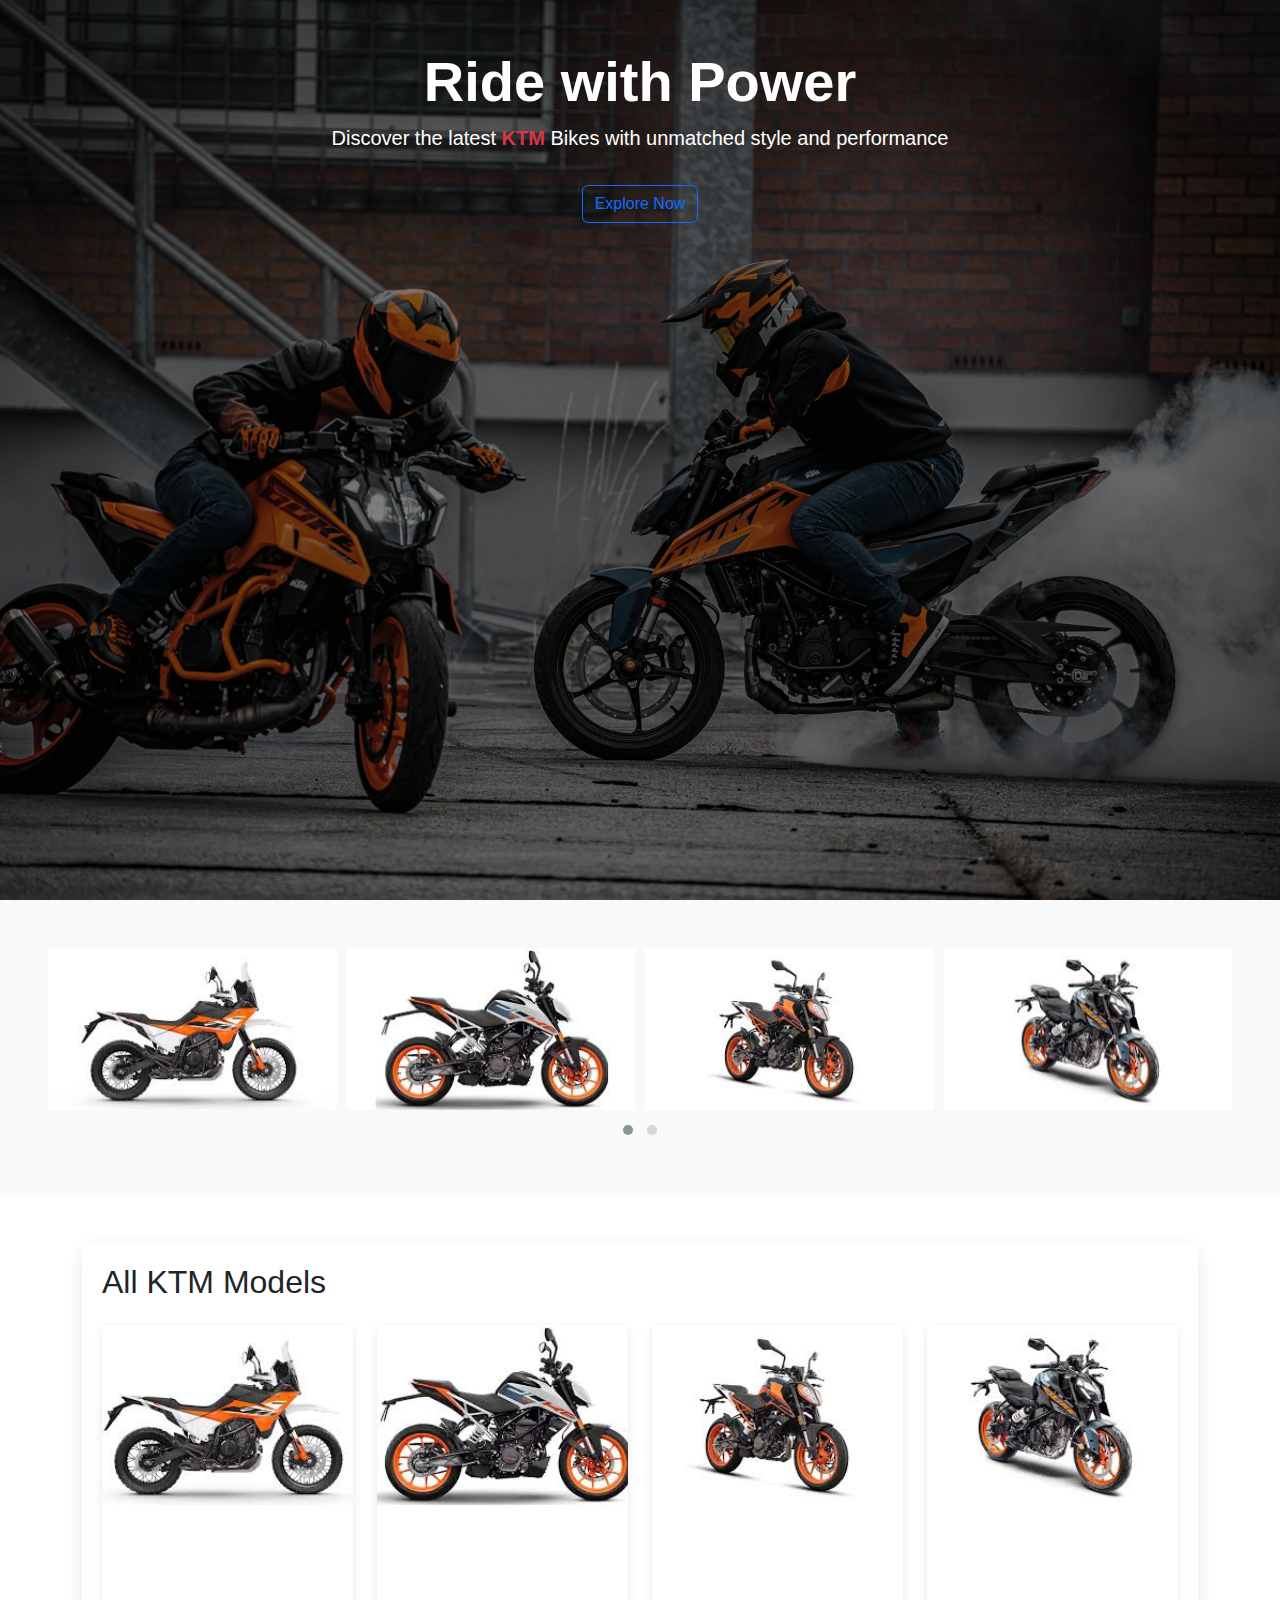
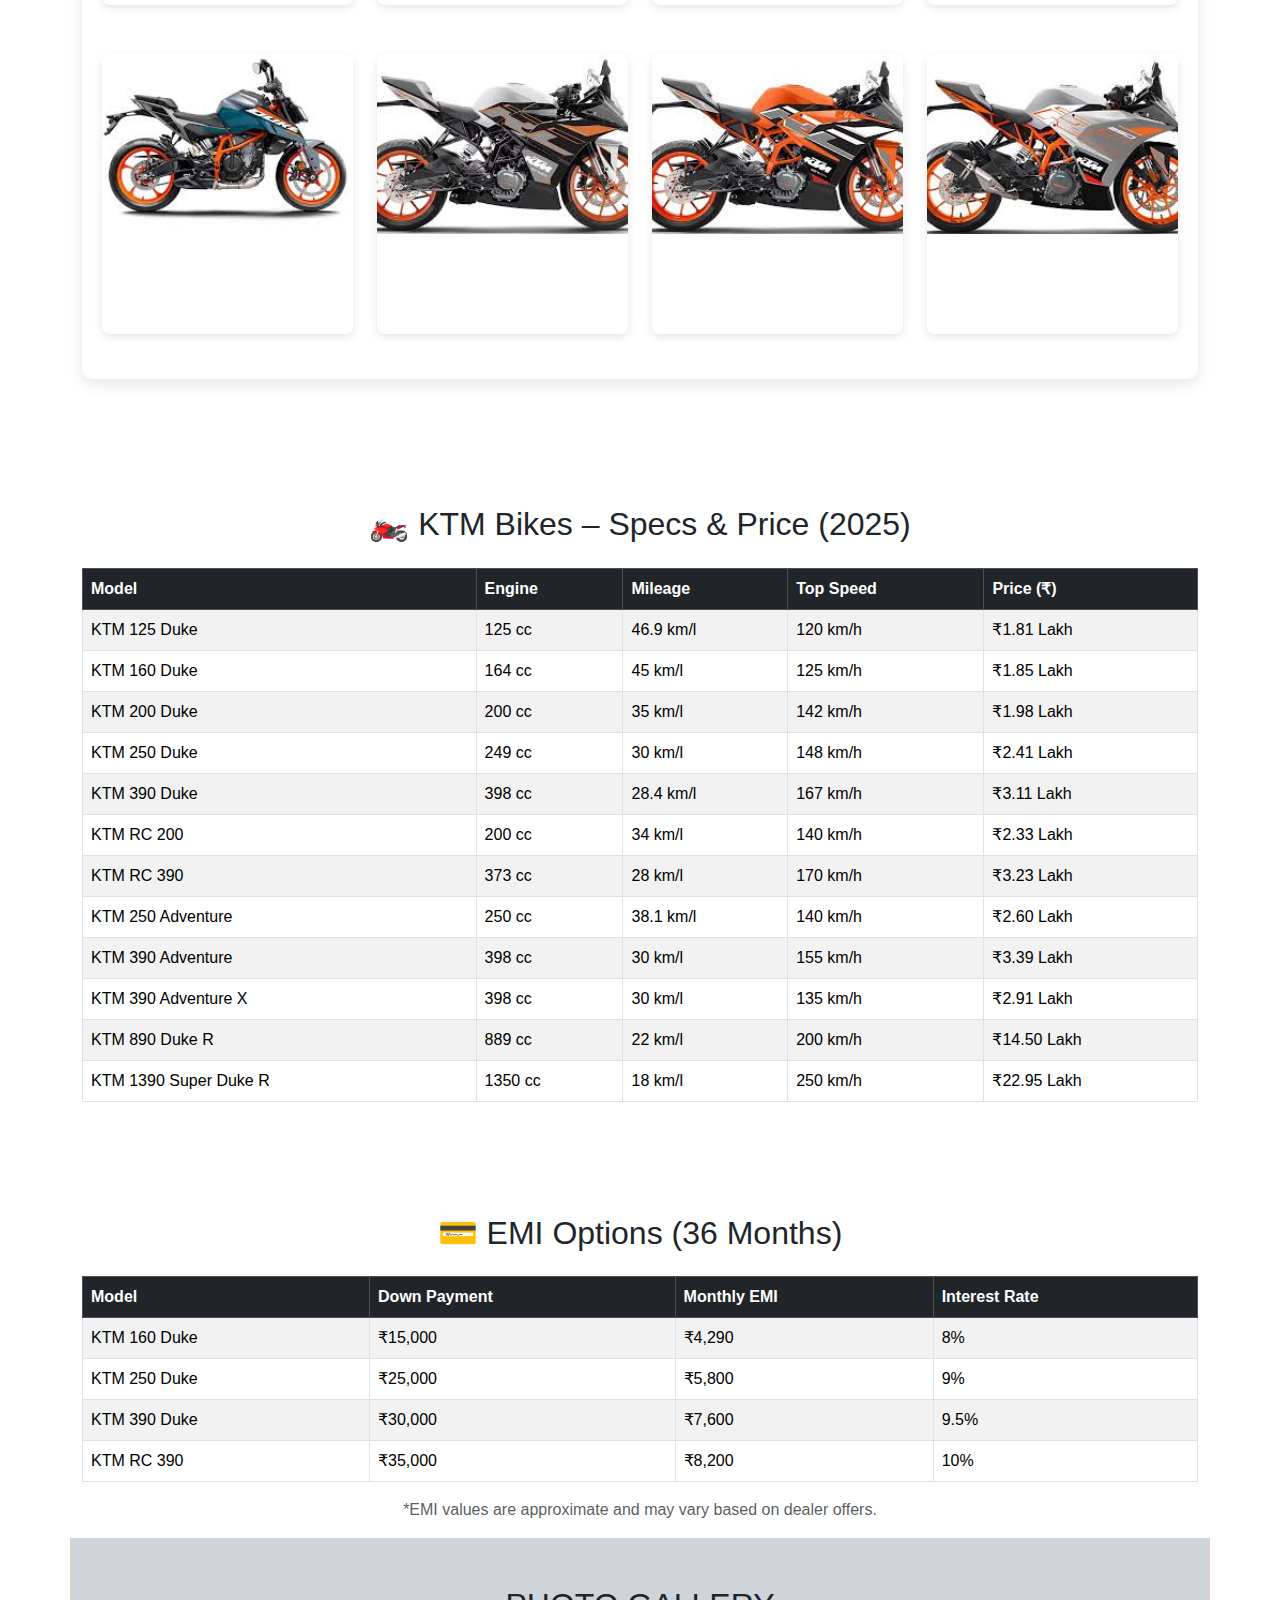
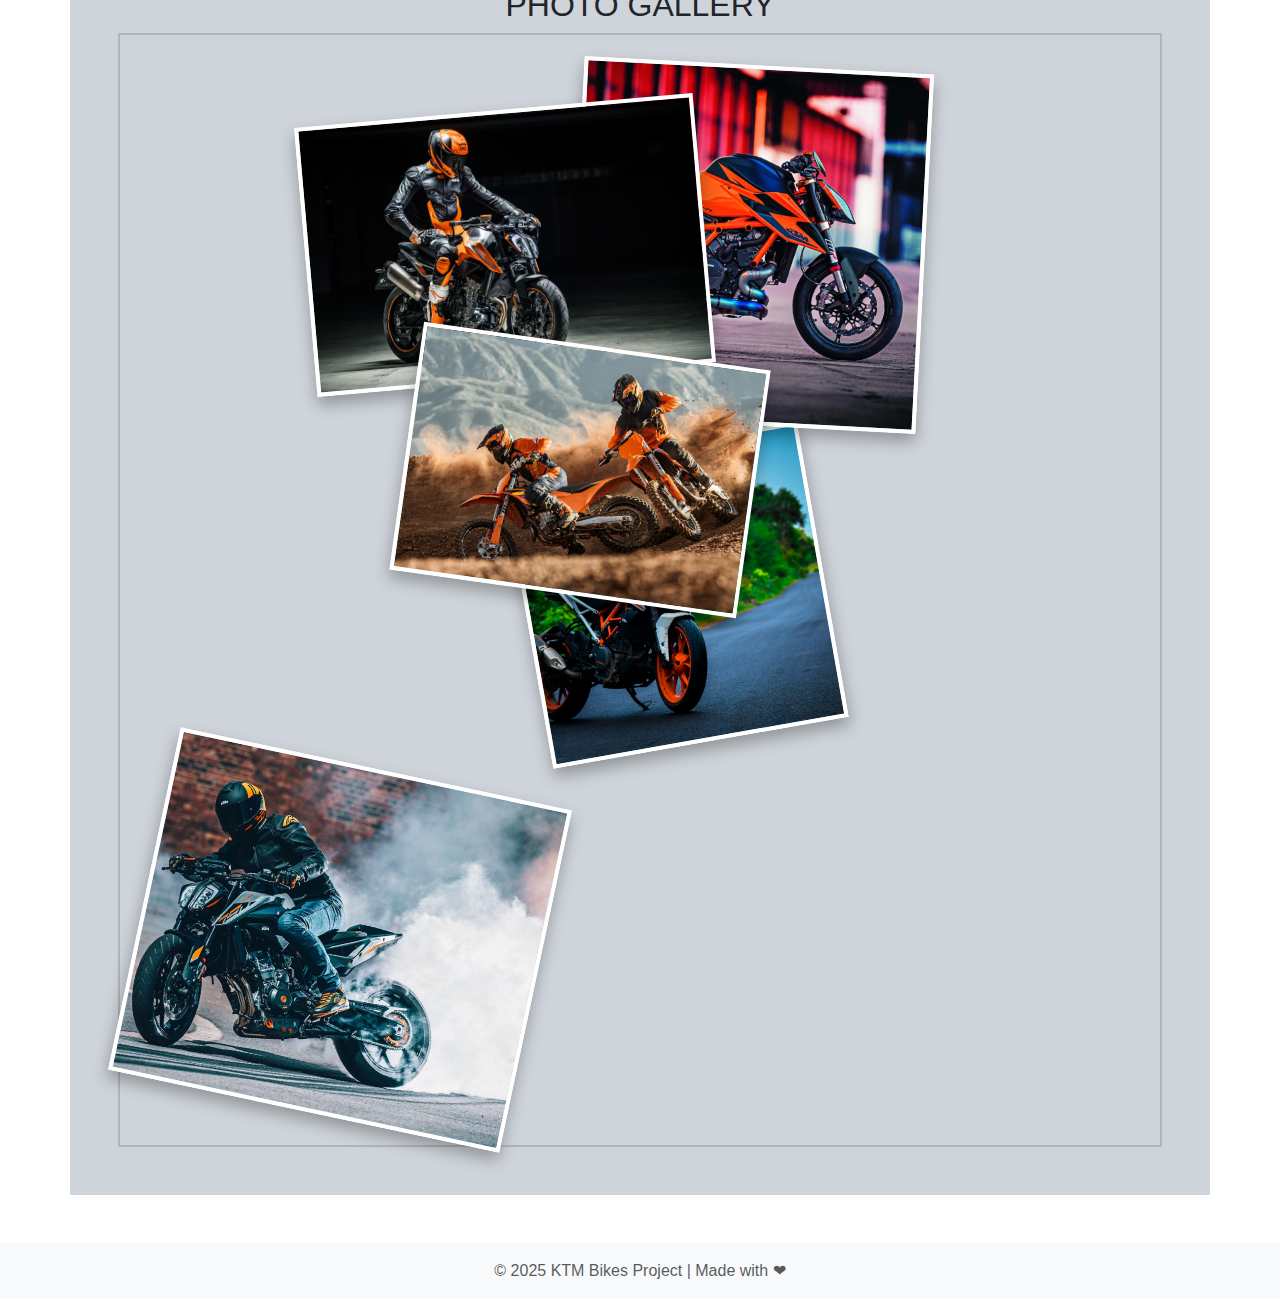
<file: ktm.html>
<!DOCTYPE html>
<html lang="en">

<head>
    <meta charset="UTF-8" />
    <meta name="viewport" content="width=device-width, initial-scale=1.0" />
    <title>KTM Bikes</title>
      <script src="https://cdn.jsdelivr.net/npm/bootstrap@5.3.7/dist/js/bootstrap.bundle.min.js" defer></script>
    <link rel="stylesheet" href="https://cdn.jsdelivr.net/npm/bootstrap@5.3.7/dist/css/bootstrap.min.css">

    <link rel="stylesheet" href="dist/assets/owl.carousel.min.css">
    <link rel="stylesheet" href="dist/assets/owl.theme.default.min.css">
    <style>
        * {
            box-sizing: border-box;
        }

        body {
            margin: 0;
            font-family: Arial, sans-serif;
        }

        .card:hover {
            background-color: rgb(255, 255, 255);
            transform: translateY(-8px);
            box-shadow: 0 15px 20px rgba(0, 0, 0, 0.15);
        }

        .banner {
            background-image: url("ktm/MY24-DUKE-HERO-IMAGE-PRESSKIT_Medium.jpg");
            background-size: cover;
            width: 100%;
            height: 100vh;
            position: relative;
            z-index: 10;
        }

        .banner::before {
            content: "";
            position: absolute;
            top: 0;
            left: 0;
            height: 100%;
            width: 100%;
            background: rgba(0, 0, 0, 0.5);
            z-index: 1;
        }

        .banner>div {
            position: relative;
            z-index: 2;
        }

        .bikes-container {
            background-color: white;
            border-radius: 10px;
            box-shadow: 0 5px 15px rgba(0, 0, 0, 0.1);
            padding: 20px;
            margin-bottom: 30px;
        }

        .bike-card {
            position: relative;
            overflow: hidden;
            border-radius: 8px;
            margin-bottom: 25px;
            box-shadow: 0 3px 10px rgba(0, 0, 0, 0.1);
            transition: all 0.5s cubic-bezier(0.175, 0.885, 0.32, 1.275);
            background-color: white;
            height: 280px;
        }

        .bike-card:hover {
            transform: translateY(-8px);
            box-shadow: 0 15px 20px rgba(0, 0, 0, 0.15);
        }

        .bike-card:hover .bike-info {
            transform: translateY(0);
            opacity: 1;
        }

        .bike-card:hover .bike-image img {
            transform: scale(1.1);
            filter: brightness(0.8);
        }

        .bike-image {
            height: 180px;
            overflow: hidden;
            display: flex;
            align-items: center;
            justify-content: center;
        }

        .bike-image img {
            width: 100%;
            height: 100%;
            object-fit: cover;
            transition: all 0.5s ease;
        }

        .bike-info {
            position: absolute;
            bottom: 0;
            left: 0;
            right: 0;
            background: linear-gradient(to top, rgba(0, 0, 0, 0.9), transparent);
            color: white;
            padding: 20px;
            transform: translateY(100%);
            opacity: 0;
            transition: all 0.4s ease-out;
        }

        .bike-name {
            font-weight: 700;
            margin-bottom: 5px;
            font-size: 1.2rem;
        }

        .bike-specs {
            font-size: 0.85rem;
            margin-bottom: 0;
            display: flex;
            flex-wrap: wrap;
            gap: 10px;
        }

        .bike-price {
            position: absolute;
            top: 0px;
            left: 15px;
            background-color: rgba(255, 0, 0, 0.212);
            color: rgb(61, 0, 0);
            padding: 5px 12px;
            border-radius: 20px;
            font-weight: 700;
            font-size: 0.9rem;
            box-shadow: 0 3px 6px rgba(0, 0, 0, 0.16);
        }

        /* Photo Gallery Styles */
        .photo-header:hover {
            font-weight: 900;
            color: red;
        }

        .collage-container {
            display: flex;
            flex-wrap: wrap;
            justify-content: center;
            align-items: center;
            width: 100%;
            height: auto;
            /* Change to auto for responsiveness */
            border: 2px solid rgba(73, 73, 73, 0.212);
            padding: 20px;
            /* Add some padding */
        }

        .photo-frame {
            position: relative;
            /* Change to relative for better responsiveness */
            border: 4px solid white;
            box-shadow: 0 8px 16px rgba(0, 0, 0, 0.3);
            transition: transform 0.3s ease, z-index 0.3s ease;
            cursor: pointer;
            overflow: hidden;
            margin: 10px;
            /* Add margin for spacing */
        }

        .photo1 {
            width: 40%;
            height: 30vh;
            min-width: 250px;
            min-height: 150px;
            top: 10%;
            left: 5%;
            transform: rotate(-5deg);
            z-index: 3;
        }

        .photo2 {
            width: 25%;
            height: 40vh;
            min-width: 350px;
            min-height: 300px;
            top: 5%;
            right: 10%;
            transform: rotate(3deg);
            z-index: 2;
        }

        .photo3 {
            width: 25%;
            height: 25vh;
            min-width: 350px;
            min-height: 250px;
            top: 50%;
            left: 10%;
            transform: translateY(-50%) rotate(8deg);
            z-index: 4;
        }

        .photo4 {
            width: 30%;
            height: 25vh;
            min-width: 250px;
            min-height: 300px;
            bottom: 10%;
            right: 15%;
            transform: rotate(-10deg);
            z-index: 1;
        }

        .photo5 {
            width: 20%;
            height: 20vh;
            min-width: 400px;
            min-height: 350px;
            top: 30%;
            right: 30%;
            transform: rotate(12deg);
            z-index: 5;
        }

        .photo-frame:hover {
            transform: scale(1.05) rotate(2deg);
            z-index: 100;
        }

        .photo-frame img {
            width: 100%;
            height: 100%;
            object-fit: cover;
            display: block;
        }

        /* Responsive adjustments */
        @media (max-width: 768px) {
            .bike-card {
                height: auto;
                /* Allow height to adjust automatically */
            }


        }

        @media (max-width: 480px) {
            .bike-card {
                height: auto;
                /* Allow height to adjust automatically */
            }
        }
    </style>

</head>

<body>
    <section class="banner d-flex  justify-content-center text-white py-5 text-center">
        <div>
            <h2 class="display-4 fw-bold">Ride with Power</h2>
            <p class="lead">Discover the latest <span class="text-danger fw-bold">KTM</span> Bikes with unmatched style
                and performance</p>
            <a href="#new-models" class="btn btn-outline-primary mt-3">Explore Now</a>
        </div>
    </section>
    <!--  -->

    <script src="jquery-3.7.1.min.js"></script>
    <script src="dist/owl.carousel.min.js"></script>

    <section class="constainer p-5 bg-light">
        <div class="owl-carousel owl-theme">
            <div class="item">
                <img src="ktm/390 Adventure.jpg" alt="">
            </div>
            <div class="item">
                <img src="ktm/duke125.jpg" alt="">
            </div>
            <div class="item">
                <img src="ktm/duke200.jpg" alt="">
            </div>
            <div class="item">
                <img src="ktm/duke250.jpg" alt="">
            </div>
            <div class="item">
                <img src="ktm/duke390.jpg" alt="">
            </div>
            <div class="item">
                <img src="ktm/rc 125.jpg" alt="">
            </div>
            <div class="item">
                <img src="ktm/rc 200.jpg" alt="">
            </div>
            <div class="item">
                <img src="ktm/rc 390.jpg" alt="">
            </div>
        </div>

    </section>
    <script>

        //autoplay carousel
        var owl = $('.owl-carousel');
        owl.owlCarousel({
            items: 4,
            loop: true,
            margin: 10,
            autoplay: true,
            autoplayTimeout: 3000,
            autoplayHoverPause: true
        });
        $('.play').on('click', function () {
            owl.trigger('play.owl.autoplay', [3000])
        })
        $('.stop').on('click', function () {
            owl.trigger('stop.owl.autoplay')
        })
    </script>

    <div class="container py-5">
        <section class="bikes-container">
            <h2 class="section-title mb-4">All KTM Models</h2>
            <div class="row g-4">
                <div class="col-12 col-sm-6 col-md-4 col-lg-3">
                    <div class="bike-card">

                        <div class="bike-image">
                            <img src="ktm/390 Adventure.jpg" alt="">
                        </div>
                        <div class="bike-info">
                            <h3 class="bike-name">KTM 390 Adventure</h3>
                            <div class="bike-specs">
                                <span class="bike-spec-item "></span>
                                <span class="bike-spec-item"></span>
                                <span class="bike-spec-item"></span>
                            </div>
                            <button class="btn btn-outline-success px-5 my-3  rounded">Buy Now</button>
                        </div>
                    </div>
                </div>
                <div class="col-12 col-sm-6 col-md-4 col-lg-3">
                    <div class="bike-card">

                        <div class="bike-image">
                            <img src="ktm/duke125.jpg" alt="">
                        </div>
                        <div class="bike-info">
                            <h3 class="bike-name">KTM duke125</h3>
                            <div class="bike-specs">
                                <span class="bike-spec-item"></span>
                                <span class="bike-spec-item"></span>
                                <span class="bike-spec-item"></span>
                            </div>
                            <button class="btn btn-outline-success px-5 my-3  rounded">Buy Now</button>
                        </div>
                    </div>
                </div>

                <div class="col-12 col-sm-6 col-md-4 col-lg-3">
                    <div class="bike-card">

                        <div class="bike-image">
                            <img src="ktm/duke200.jpg" alt="">
                        </div>
                        <div class="bike-info">
                            <h3 class="bike-name">KTM duke200</h3>
                            <div class="bike-specs">
                                <span class="bike-spec-item"></span>
                                <span class="bike-spec-item"></span>
                                <span class="bike-spec-item"></span>
                            </div>
                            <button class="btn btn-outline-success px-5 my-3  rounded">Buy Now</button>
                        </div>
                    </div>
                </div>

                <div class="col-12 col-sm-6 col-md-4 col-lg-3">
                    <div class="bike-card">

                        <div class="bike-image">
                            <img src="ktm/duke250.jpg" alt="">
                        </div>
                        <div class="bike-info">
                            <h3 class="bike-name ">KTM duke250</h3>
                            <div class="bike-specs">
                                <span class="bike-spec-item"></span>
                                <span class="bike-spec-item"></span>
                                <span class="bike-spec-item"></span>
                            </div>
                            <button class="btn btn-outline-success px-5 my-3  rounded">Buy Now</button>
                        </div>
                    </div>
                </div>

                <div class="col-12 col-sm-6 col-md-4 col-lg-3">
                    <div class="bike-card">

                        <div class="bike-image">
                            <img src="ktm/duke390.jpg" alt="">
                        </div>
                        <div class="bike-info">
                            <h3 class="bike-name">KTM duke390</h3>
                            <div class="bike-specs">
                                <span class="bike-spec-item"></span>
                                <span class="bike-spec-item"></span>
                                <span class="bike-spec-item"></span>
                            </div>
                            <button class="btn btn-outline-success px-5 my-3  rounded">Buy Now</button>
                        </div>
                    </div>
                </div>

                <div class="col-12 col-sm-6 col-md-4 col-lg-3">
                    <div class="bike-card">

                        <div class="bike-image">
                            <img src="ktm/rc 125.jpg" alt="">
                        </div>
                        <div class="bike-info">
                            <h3 class="bike-name">KTM RC 125</h3>
                            <div class="bike-specs">
                                <span class="bike-spec-item"></span>
                                <span class="bike-spec-item"></span>
                                <span class="bike-spec-item"></span>
                            </div>
                            <button class="btn btn-outline-success px-5 my-3  rounded">Buy Now</button>
                        </div>
                    </div>
                </div>

                <div class="col-12 col-sm-6 col-md-4 col-lg-3">
                    <div class="bike-card">

                        <div class="bike-image">
                            <img src="ktm/rc 200.jpg" alt="" class="">
                        </div>
                        <div class="bike-info">
                            <h3 class="bike-name">KTM RC 200</h3>
                            <div class="bike-specs">
                                <span class="bike-spec-item"></span>
                                <span class="bike-spec-item"></span>
                                <span class="bike-spec-item"></span>
                            </div>
                            <button class="btn btn-outline-success px-5 my-3  rounded">Buy Now</button>
                        </div>
                    </div>
                </div>
                <div class="col-12 col-sm-6 col-md-4 col-lg-3">
                    <div class="bike-card">

                        <div class="bike-image">
                            <img src="ktm/rc 390.jpg" alt="" class="">
                        </div>
                        <div class="bike-info">
                            <h3 class="bike-name">KTM RC 390</h3>
                            <div class="bike-specs">
                                <span class="bike-spec-item"></span>
                                <span class="bike-spec-item"></span>
                                <span class="bike-spec-item"></span>
                            </div>
                            <button class="btn btn-outline-success px-5 my-3  rounded">Buy Now</button>
                        </div>
                    </div>
                </div>

            </div>
        </section>
    </div>
    <!-- -------------------------------------------------- -->
    <section>
        <div class="container py-5">
            <h2 class="mb-4 text-center">🏍️ KTM Bikes – Specs & Price (2025)</h2>
            <table class="table table-bordered table-striped">
                <thead class="table-dark">
                    <tr>
                        <th>Model</th>
                        <th>Engine</th>
                        <th>Mileage</th>
                        <th>Top Speed</th>
                        <th>Price (₹)</th>
                    </tr>
                </thead>
                <tbody>
                    <tr>
                        <td>KTM 125 Duke</td>
                        <td>125 cc</td>
                        <td>46.9 km/l</td>
                        <td>120 km/h</td>
                        <td>₹1.81 Lakh</td>
                    </tr>
                    <tr>
                        <td>KTM 160 Duke</td>
                        <td>164 cc</td>
                        <td>45 km/l</td>
                        <td>125 km/h</td>
                        <td>₹1.85 Lakh</td>
                    </tr>
                    <tr>
                        <td>KTM 200 Duke</td>
                        <td>200 cc</td>
                        <td>35 km/l</td>
                        <td>142 km/h</td>
                        <td>₹1.98 Lakh</td>
                    </tr>
                    <tr>
                        <td>KTM 250 Duke</td>
                        <td>249 cc</td>
                        <td>30 km/l</td>
                        <td>148 km/h</td>
                        <td>₹2.41 Lakh</td>
                    </tr>
                    <tr>
                        <td>KTM 390 Duke</td>
                        <td>398 cc</td>
                        <td>28.4 km/l</td>
                        <td>167 km/h</td>
                        <td>₹3.11 Lakh</td>
                    </tr>
                    <tr>
                        <td>KTM RC 200</td>
                        <td>200 cc</td>
                        <td>34 km/l</td>
                        <td>140 km/h</td>
                        <td>₹2.33 Lakh</td>
                    </tr>
                    <tr>
                        <td>KTM RC 390</td>
                        <td>373 cc</td>
                        <td>28 km/l</td>
                        <td>170 km/h</td>
                        <td>₹3.23 Lakh</td>
                    </tr>
                    <tr>
                        <td>KTM 250 Adventure</td>
                        <td>250 cc</td>
                        <td>38.1 km/l</td>
                        <td>140 km/h</td>
                        <td>₹2.60 Lakh</td>
                    </tr>
                    <tr>
                        <td>KTM 390 Adventure</td>
                        <td>398 cc</td>
                        <td>30 km/l</td>
                        <td>155 km/h</td>
                        <td>₹3.39 Lakh</td>
                    </tr>
                    <tr>
                        <td>KTM 390 Adventure X</td>
                        <td>398 cc</td>
                        <td>30 km/l</td>
                        <td>135 km/h</td>
                        <td>₹2.91 Lakh</td>
                    </tr>
                    <tr>
                        <td>KTM 890 Duke R</td>
                        <td>889 cc</td>
                        <td>22 km/l</td>
                        <td>200 km/h</td>
                        <td>₹14.50 Lakh</td>
                    </tr>
                    <tr>
                        <td>KTM 1390 Super Duke R</td>
                        <td>1350 cc</td>
                        <td>18 km/l</td>
                        <td>250 km/h</td>
                        <td>₹22.95 Lakh</td>
                    </tr>
                </tbody>
            </table>

        </div>
    </section>

    <section class="container">

        <h2 class="mt-5 mb-4 text-center">💳 EMI Options (36 Months)</h2>
        <table class="table table-bordered table-striped">
            <thead class="table-dark">
                <tr>
                    <th>Model</th>
                    <th>Down Payment</th>
                    <th>Monthly EMI</th>
                    <th>Interest Rate</th>
                </tr>
            </thead>
            <tbody>
                <tr>
                    <td>KTM 160 Duke</td>
                    <td>₹15,000</td>
                    <td>₹4,290</td>
                    <td>8%</td>
                </tr>
                <tr>
                    <td>KTM 250 Duke</td>
                    <td>₹25,000</td>
                    <td>₹5,800</td>
                    <td>9%</td>
                </tr>
                <tr>
                    <td>KTM 390 Duke</td>
                    <td>₹30,000</td>
                    <td>₹7,600</td>
                    <td>9.5%</td>
                </tr>
                <tr>
                    <td>KTM RC 390</td>
                    <td>₹35,000</td>
                    <td>₹8,200</td>
                    <td>10%</td>
                </tr>
            </tbody>
        </table>

        <p class="text-muted text-center mt-3">*EMI values are approximate and may vary based on dealer offers.</p>
        </div>
    </section>
    <section class="container p-5 bg-dark-subtle">
        <div class="photo-header text-center ">
            <h2>PHOTO GALLERY</h2>
        </div>
        <div class="collage-container">
            <div class="photo-frame photo1 col-12 col-sm-2">
                <img src="ktm/photo3.jpg" alt=""
                    onerror="this.style.background='linear-gradient(45deg, #ff6b6b, #ffa500)'" />
            </div>

            <div class="photo-frame photo2 col-12 col-sm-2">
                <img src="ktm/photo4.jpg" alt=""
                    onerror="this.style.background='linear-gradient(45deg, #4ecdc4, #44a08d)'" />
            </div>

            <div class="photo-frame photo3 col-12 col-sm-2">
                <img src="ktm/photo1.jpg" alt=""
                    onerror="this.style.background='linear-gradient(45deg, #667eea, #764ba2)'" />
            </div>

            <div class="photo-frame photo4 col-12 col-sm-2">
                <img src="ktm/photo2.jpg" alt=""
                    onerror="this.style.background='linear-gradient(45deg, #f093fb, #f5576c)'" />
            </div>

            <div class="photo-frame photo5 col-12 col-sm-2">
                <img src="ktm/photo5.jpg" alt=""
                    onerror="this.style.background='linear-gradient(45deg, #ffeaa7, #fab1a0)'" />
            </div>
    </section>
    <!-- Footer -->
    <footer class="text-center mt-5 py-3 bg-light text-muted">
        &copy; 2025 KTM Bikes Project | Made with ❤
    </footer>
</body>

</html>
</file>
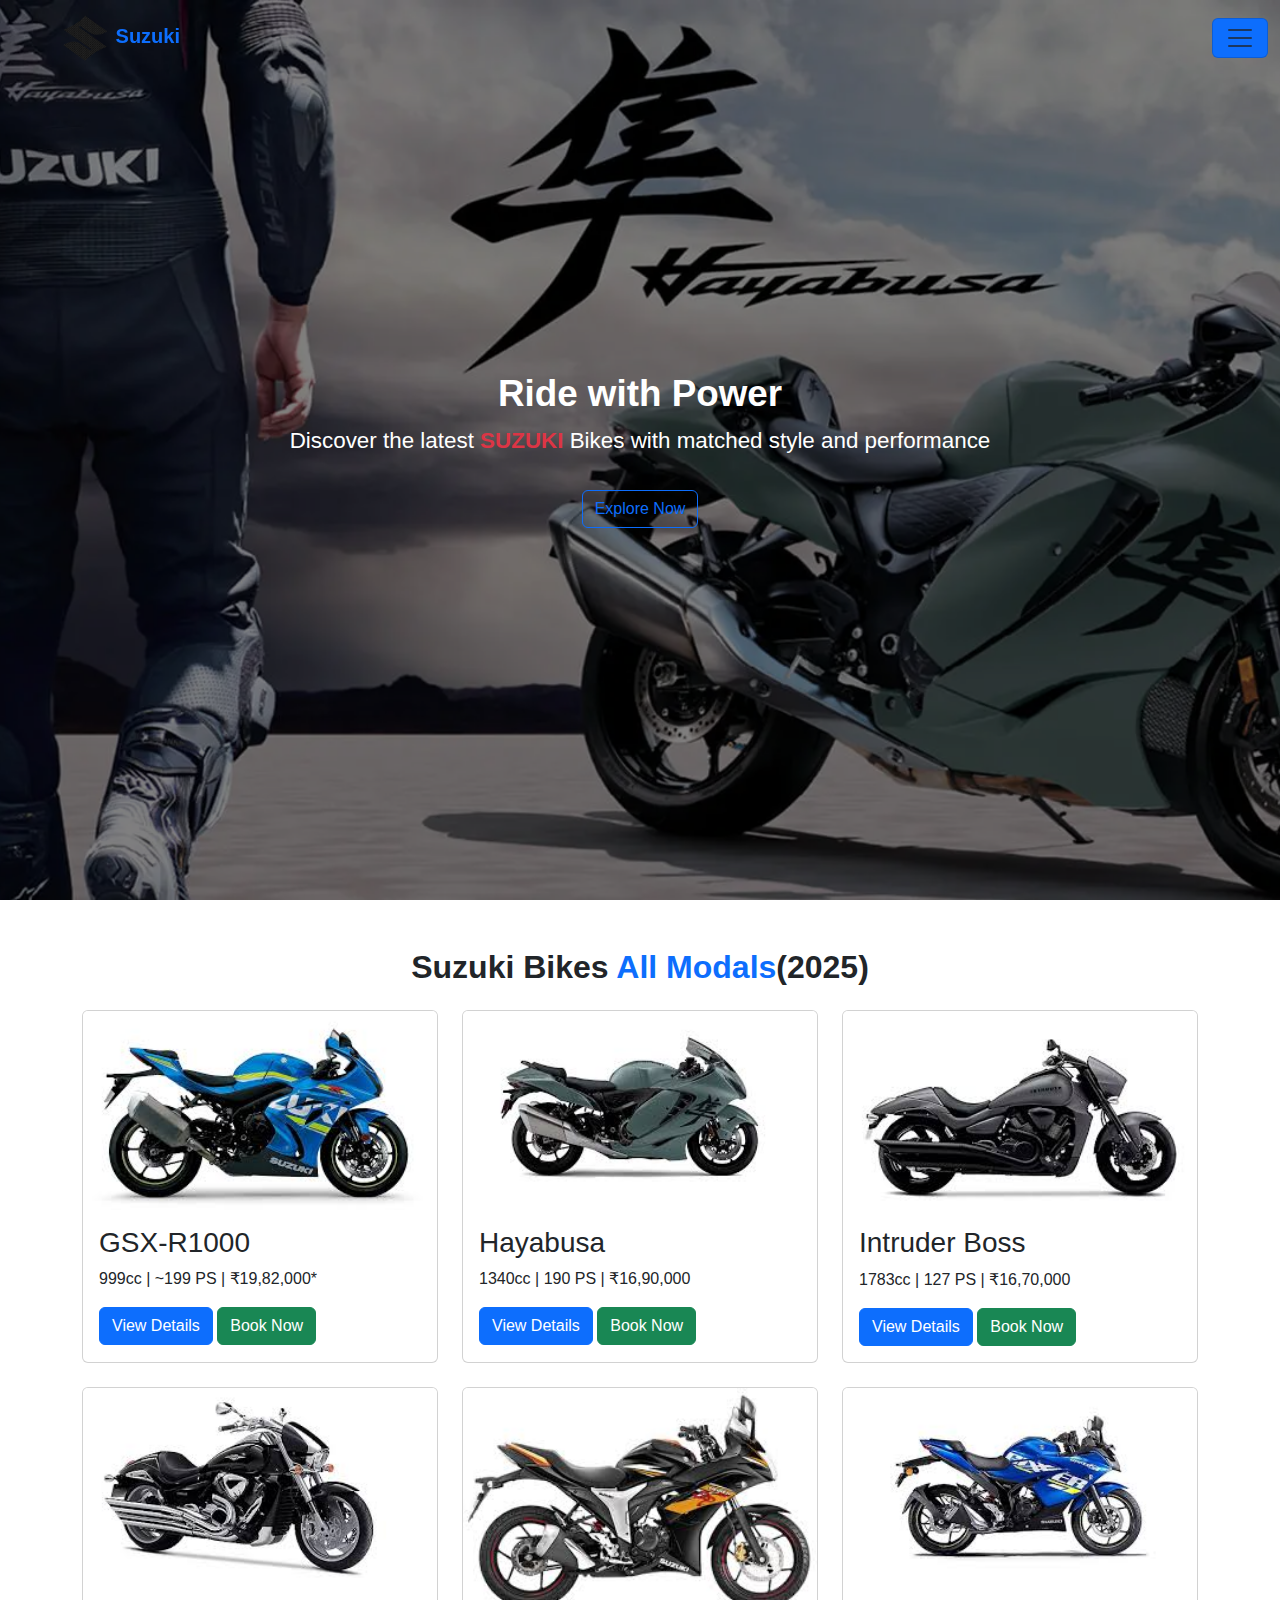
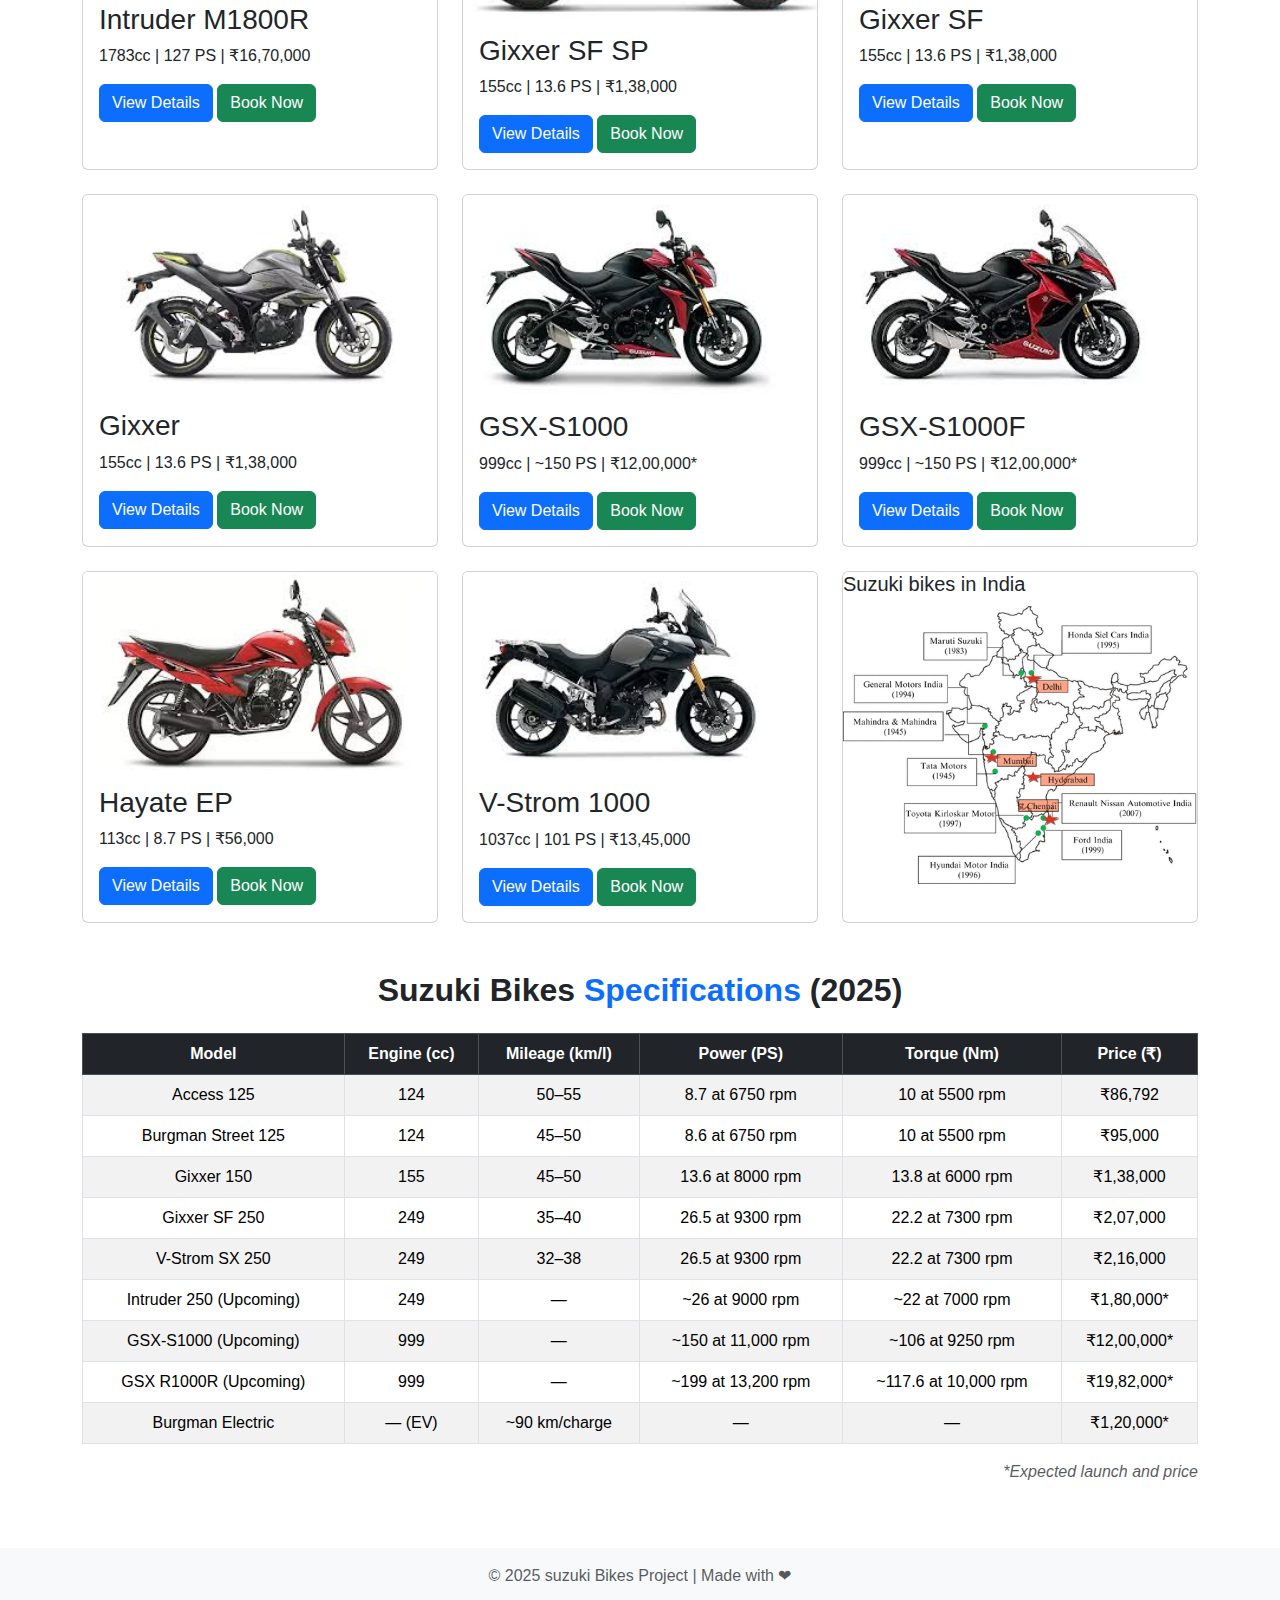
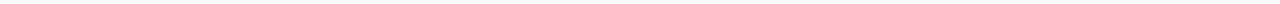
<file: suzuki.html>
<!DOCTYPE html>
<html lang="en">

<head>
   <meta charset="UTF-8" />
   <meta name="viewport" content="width=device-width, initial-scale=1.0" />
   <title>Hero Bikes</title>
     <script src="https://cdn.jsdelivr.net/npm/bootstrap@5.3.7/dist/js/bootstrap.bundle.min.js" defer></script>
    <link rel="stylesheet" href="https://cdn.jsdelivr.net/npm/bootstrap@5.3.7/dist/css/bootstrap.min.css">

   <link rel="stylesheet" href="dist/assets/owl.carousel.min.css">
   <link rel="stylesheet" href="dist/assets/owl.theme.default.min.css">
   <!DOCTYPE html>
   <html lang="en">

   <head>
      <meta charset="UTF-8" />
      <meta name="viewport" content="width=device-width, initial-scale=1.0" />
      <title>Hero Bikes</title>
      <link href="https://cdn.jsdelivr.net/npm/bootstrap@5.3.0/dist/css/bootstrap.min.css" rel="stylesheet" />
      <link rel="stylesheet" href="https://cdn.datatables.net/2.3.2/css/dataTables.dataTables.min.css">
      <style>
         * {
            box-sizing: border-box;
            font-family: Verdana, Geneva, Tahoma, sans-serif;
         }

         .banner {
            background-image: url("suzuki/banner1.png");
            background-size: cover;
            background-position: center;
            width: 100%;
            height: 100vh;
            position: relative;
            display: flex;
            align-items: center;
            justify-content: center;
            color: white;
            text-align: center;
         }

         .banner::before {
            content: "";
            position: absolute;
            top: 0;
            left: 0;
            height: 100%;
            width: 100%;
            background: rgba(0, 0, 0, 0.5);
            z-index: 1;
         }

         .banner-content {
            position: relative;
            z-index: 2;
            padding: 1rem;
         }

         .banner h2 {
            font-size: calc(1.5rem + 1vw);
            font-weight: bold;
         }

         .banner p {
            font-size: calc(1rem + 0.5vw);
         }

         .card:hover {
            transform: translateY(-5px) scale(1.1);
            box-shadow: 0 0.5rem 1rem rgba(0, 0, 0, 0.3);
            transition: all 0.3s ease;
         }

         marquee img {
            margin: 0 10px;
            transition: transform 0.3s ease;
            transform: scale(1);
         }

         marquee img:hover {
            transform: scale(1.1);
         }
      </style>
   </head>

<body>
   <!-- Navbar -->
   <nav class="navbar navbar-light bg-light fixed-top bg-transparent">
      <div class="container-fluid">
          <a class="navbar-brand fw-bold text-primary mx-5" href="#"><img src="suzuki/logo.png" alt="Suzuki logo featuring a bold red stylized S on a transparent background, conveying a sense of speed and modernity. No text present in the image. The logo is set against a checkered pattern, suggesting a dynamic and energetic environment." class="bg-transparent" width="50px" height="50px"> Suzuki </a>
         <button class="navbar-toggler text-bg-primary" type="button" data-bs-toggle="offcanvas"
            data-bs-target="#offcanvasNavbar" aria-controls="offcanvasNavbar">
            <span class="navbar-toggler-icon"></span>
         </button>
         <div class="offcanvas offcanvas-end" tabindex="-1" id="offcanvasNavbar" aria-labelledby="offcanvasNavbarLabel">
            <div class="offcanvas-header">
               <h5 class="offcanvas-title" id="offcanvasNavbarLabel">Menu</h5>
               <button type="button" class="btn-close text-reset" data-bs-dismiss="offcanvas"
                  aria-label="Close"></button>
            </div>
            <div class="offcanvas-body">
               <ul class="navbar-nav justify-content-end flex-grow-1 pe-3">
                  <li class="nav-item">
                     <a class="nav-link active" aria-current="page" href="#">Home</a>
                  </li>
                  <li class="nav-item">
                     <a class="nav-link" href="#">Link</a>
                  </li>
                  <li class="nav-item dropdown">
                     <a class="nav-link dropdown-toggle" href="#" id="dropdownId" data-bs-toggle="dropdown"
                        aria-haspopup="true" aria-expanded="false">Suzuki Bikes</a>
                     <div class="dropdown-menu py-3" aria-labelledby="dropdownId">
                        <a class="dropdown-item" href="#">GSX-R1000</a>
                        <a class="dropdown-item" href="#">Hayabusa</a>
                        <a class="dropdown-item" href="#">Intruder Boss</a>
                        <a class="dropdown-item" href="#">Intruder M1800R</a>
                        <a class="dropdown-item" href="#">Gixxer SF SP</a>
                        <a class="dropdown-item" href="#">Gixxer SF</a>
                        <a class="dropdown-item" href="#">Gixxer</a>
                        <a class="dropdown-item" href="#">GSX-S1000</a>
                        <a class="dropdown-item" href="#">GSX-S1000F</a>
                        <a class="dropdown-item" href="#">Hayate EP</a>
                        <a class="dropdown-item" href="#">V-Strom 1000</a>
                        <a class="dropdown-item" href="#">Access 125</a>
                        <a class="dropdown-item" href="#">Burgman Street 125</a>
                        <a class="dropdown-item" href="#">Gixxer 150</a>
                        <a class="dropdown-item" href="#">Gixxer SF 250</a>
                        <a class="dropdown-item" href="#">V-Strom SX 250</a>
                        <a class="dropdown-item" href="#">Intruder 250 (Upcoming)</a>
                        <a class="dropdown-item" href="#">GSX R1000R (Upcoming)</a>
                        <a class="dropdown-item" href="#">Burgman Electric</a>
                     </div>
                  </li>
               </ul>
               <form class="d-flex mt-3 mt-md-0">
                  <input class="form-control me-2" type="search" placeholder="Search" aria-label="Search" />
                  <button class="btn btn-outline-success" type="submit">Search</button>
               </form>
            </div>
         </div>
      </div>
   </nav>

   <!-- Banner Section -->
   <section class="banner">
      <div class="banner-content container">
         <h2 class="fw-bold">Ride with Power</h2>
         <p>Discover the latest <span class="text-danger fw-bold">SUZUKI</span> Bikes with matched style and performance
         </p>
         <a href="#new-models" class="btn btn-outline-primary mt-3">Explore Now</a>
      </div>
   </section>
   <!-------------------  -->
   </div>
   <div class="container my-5">
      <h2 class="text-center fw-bold mb-4">Suzuki Bikes <span class="text-primary">All Modals</span>(2025)</h2>
      <div class="row row-cols-1 row-cols-sm-2 row-cols-md-3 g-4">

         <div class="col">
            <div class="card h-100">
               <img src="suzuki/gsx-r1000.jpg" class="card-img-top">
               <div class="card-body">
                  <h3 class="card-title">GSX-R1000</h3>
                  <p class="card-text">999cc | ~199 PS | ₹19,82,000*</p>
                  <a href="#" class="btn btn-primary">View Details</a>
                  <button class="btn btn-success">Book Now</button>

               </div>
            </div>
         </div>

         <div class="col">
            <div class="card h-100">
               <img src="suzuki/hayabusa.jpg" class="card-img-top">
               <div class="card-body">
                  <h3 class="card-title">Hayabusa</h3>
                  <p class="card-text">1340cc | 190 PS | ₹16,90,000</p>
                  <a href="#" class="btn btn-primary">View Details</a>
                  <button class="btn btn-success">Book Now</button>

               </div>
            </div>
         </div>

         <div class="col">
            <div class="card h-100">
               <img src="suzuki/intruder boss.jpg" class="card-img-top">
               <div class="card-body">
                  <h3 class="card-title">Intruder Boss</h3>
                  <p class="card-text">1783cc | 127 PS | ₹16,70,000</p>
                  <a href="#" class="btn btn-primary">View Details</a>
                  <button class="btn btn-success">Book Now</button>

               </div>
            </div>
         </div>

         <div class="col">
            <div class="card h-100">
               <img src="suzuki/intruder m1800r.jpg" class="card-img-top">
               <div class="card-body">
                  <h3 class="card-title">Intruder M1800R</h3>
                  <p class="card-text">1783cc | 127 PS | ₹16,70,000</p>
                  <a href="#" class="btn btn-primary">View Details</a>
                  <button class="btn btn-success">Book Now</button>

               </div>
            </div>
         </div>

         <div class="col">
            <div class="card h-100">
               <img src="suzuki/su-gixxer sf sp.jpg" class="card-img-top">
               <div class="card-body">
                  <h3 class="card-title">Gixxer SF SP</h3>
                  <p class="card-text">155cc | 13.6 PS | ₹1,38,000</p>
                  <a href="#" class="btn btn-primary">View Details</a>
                  <button class="btn btn-success">Book Now</button>

               </div>
            </div>
         </div>

         <div class="col">
            <div class="card h-100">
               <img src="suzuki/su-gixxer sf.jpg" class="card-img-top">
               <div class="card-body">
                  <h3 class="card-title">Gixxer SF</h3>
                  <p class="card-text">155cc | 13.6 PS | ₹1,38,000</p>
                  <a href="#" class="btn btn-primary">View Details</a>
                  <button class="btn btn-success">Book Now</button>

               </div>
            </div>
         </div>

         <div class="col">
            <div class="card h-100">
               <img src="suzuki/su-gixxer.jpg" class="card-img-top">
               <div class="card-body">
                  <h3 class="card-title">Gixxer</h3>
                  <p class="card-text">155cc | 13.6 PS | ₹1,38,000</p>
                  <a href="#" class="btn btn-primary">View Details</a>
                  <button class="btn btn-success">Book Now</button>

               </div>
            </div>
         </div>

         <div class="col">
            <div class="card h-100">
               <img src="suzuki/su-gsx-s1000.jpg" class="card-img-top">
               <div class="card-body">
                  <h3 class="card-title">GSX-S1000</h3>
                  <p class="card-text">999cc | ~150 PS | ₹12,00,000*</p>
                  <a href="#" class="btn btn-primary">View Details</a>
                  <button class="btn btn-success">Book Now</button>

               </div>
            </div>
         </div>

         <div class="col">
            <div class="card h-100">
               <img src="suzuki/su-gsx-s1000f.jpg" class="card-img-top">
               <div class="card-body">
                  <h3 class="card-title">GSX-S1000F</h3>
                  <p class="card-text">999cc | ~150 PS | ₹12,00,000*</p>
                  <a href="#" class="btn btn-primary">View Details</a>
                  <button class="btn btn-success">Book Now</button>

               </div>
            </div>
         </div>

         <div class="col">
            <div class="card h-100">
               <img src="suzuki/su-hayate ep.jpg" class="card-img-top">
               <div class="card-body">
                  <h3 class="card-title">Hayate EP</h3>
                  <p class="card-text">113cc | 8.7 PS | ₹56,000</p>
                  <a href="#" class="btn btn-primary">View Details</a>
                  <button class="btn btn-success">Book Now</button>


               </div>
            </div>
         </div>

         <div class="col">
            <div class="card h-100">
               <img src="suzuki/v-strom 1000.jpg" class="card-img-top">
               <div class="card-body">
                  <h3 class="card-title">V-Strom 1000</h3>
                  <p class="card-text">1037cc | 101 PS | ₹13,45,000</p>
                  <a href="#" class="btn btn-primary">View Details</a>
                  <button class="btn btn-success">Book Now</button>

               </div>
            </div>
         </div>
         <div class="col">
            <div class="card h-100">
               <h5 class="card-title">Suzuki bikes in India</h5>
               <img src="suzuki/map.png" class="card-img-top">
            </div>
         </div>

      </div>
   </div>


   <!--  -->
   <script src="https://code.jquery.com/jquery-3.6.0.min.js"></script>
   <script src="https://cdn.datatables.net/2.3.2/js/dataTables.min.js"></script>
   <script>
      $(document).ready(function () {
         $('table').DataTable();
      });
   </script>
   <section>
      <div class="container my-5" id="suzuki-models">
         <h2 class="text-center mb-4 fw-bold">Suzuki Bikes <span class="text-primary">Specifications</span> (2025)</h2>
         <div class="table-responsive">
            <table class="table table-bordered table-hover table-striped align-middle text-center">
               <thead class="table-dark">
                  <tr>
                     <th>Model</th>
                     <th>Engine (cc)</th>
                     <th>Mileage (km/l)</th>
                     <th>Power (PS)</th>
                     <th>Torque (Nm)</th>
                     <th>Price (₹)</th>
                  </tr>
               </thead>
               <tbody>
                  <tr>
                     <td>Access 125</td>
                     <td>124</td>
                     <td>50–55</td>
                     <td>8.7 at 6750 rpm</td>
                     <td>10 at 5500 rpm</td>
                     <td>₹86,792</td>
                  </tr>
                  <tr>
                     <td>Burgman Street 125</td>
                     <td>124</td>
                     <td>45–50</td>
                     <td>8.6 at 6750 rpm</td>
                     <td>10 at 5500 rpm</td>
                     <td>₹95,000</td>
                  </tr>
                  <tr>
                     <td>Gixxer 150</td>
                     <td>155</td>
                     <td>45–50</td>
                     <td>13.6 at 8000 rpm</td>
                     <td>13.8 at 6000 rpm</td>
                     <td>₹1,38,000</td>
                  </tr>
                  <tr>
                     <td>Gixxer SF 250</td>
                     <td>249</td>
                     <td>35–40</td>
                     <td>26.5 at 9300 rpm</td>
                     <td>22.2 at 7300 rpm</td>
                     <td>₹2,07,000</td>
                  </tr>
                  <tr>
                     <td>V-Strom SX 250</td>
                     <td>249</td>
                     <td>32–38</td>
                     <td>26.5 at 9300 rpm</td>
                     <td>22.2 at 7300 rpm</td>
                     <td>₹2,16,000</td>
                  </tr>
                  <tr>
                     <td>Intruder 250 (Upcoming)</td>
                     <td>249</td>
                     <td>—</td>
                     <td>~26 at 9000 rpm</td>
                     <td>~22 at 7000 rpm</td>
                     <td>₹1,80,000*</td>
                  </tr>
                  <tr>
                     <td>GSX-S1000 (Upcoming)</td>
                     <td>999</td>
                     <td>—</td>
                     <td>~150 at 11,000 rpm</td>
                     <td>~106 at 9250 rpm</td>
                     <td>₹12,00,000*</td>
                  </tr>
                  <tr>
                     <td>GSX R1000R (Upcoming)</td>
                     <td>999</td>
                     <td>—</td>
                     <td>~199 at 13,200 rpm</td>
                     <td>~117.6 at 10,000 rpm</td>
                     <td>₹19,82,000*</td>
                  </tr>
                  <tr>
                     <td>Burgman Electric</td>
                     <td>— (EV)</td>
                     <td>~90 km/charge</td>
                     <td>—</td>
                     <td>—</td>
                     <td>₹1,20,000*</td>
                  </tr>
               </tbody>
            </table>
            <p class="text-end fst-italic text-muted">*Expected launch and price</p>
         </div>
      </div>
   </section>
   
      <footer class="text-center mt-5 py-3 bg-light text-muted">
         &copy; 2025 suzuki Bikes Project | Made with ❤
      </footer>
</body>

</html>
</file>
<file: index.css>
*{
    box-sizing: border-box;
}
body {
    margin: 0;
    
  
}
.nav-item:hover {
    background-color: orange;
    border-radius: 8px;
    cursor: pointer;
    transition: background-color 0.3s, color 0.3s;
}
.banner {
    width: 100%;
    height: 100vh;
    background-image: url("all bikes 3.jpg");
    background-size: cover;
    background-position: center;
    display: flex;
    align-items: center;
    justify-content: center;
    position: relative;
}
.banner-item {
    position: absolute;
    top: 35%;
    left: 50%;
    transform: translate(-50%, -50%);
    color: white;
    text-align: center;
    font-size: 5rem;
    font-weight: bold;
    text-shadow: 2px 2px 8px rgba(0,0,0,0.7);
}
.banner-item h1{
    font-size: 3.8rem;
    color: rgb(6, 163, 40);
    font-weight: 300 !important;
    text-shadow: 2px 2px 8px rgba(0,0,0,0.7);
}
.banner-item p {
    font-size: 1.5rem;
    margin-top: 2rem;
    font-weight: 500;
    color: rgb(255, 255, 255);
    text-shadow: 2px 2px 8px rgba(0,0,0,0.7);
}

.btn{
    background-color: rgb(6, 163, 40);
    color: white;
    border: none;
    padding: 10px 20px;
    font-size: 1.2rem;
    border-radius: 5px;
    cursor: pointer;
}
</file>
<file: responsive.css>
/* Responsive Design */
 @media (max-width: 1200px) {
    .banner-item {
        font-size: 3.5rem;
    }
      .banner-item h1{
        font-size: 2rem;
    }
    .banner-item h2{
        font-size: 1.3rem;
    }
    .banner-item p {
        font-size: 1.2rem;
    }
}

@media (max-width: 768px) {
    .banner {
        height: 60vh;
    }
    .banner-item {
        font-size: 2.2rem;
        top: 45%;
    }
    .banner-item h1{
        font-size: 2rem;
    }
    .banner-item h2{
        font-size: 1.3rem;
    }
    .banner-item p {
        font-size: 1rem;
        margin-top: 1rem;
    }
}

@media (max-width: 480px) {
    .banner {
        height: 40vh;
    }
    .banner-item {
        font-size: 1.2rem;
        top: 50%;
        padding: 0 10px;
    }
    .banner-item h1 {
        font-size: 1.8rem;
        font-weight: 900;
    }
    .banner-item p {
        font-size: 0.8rem;
        margin-top: 0.5rem;
    }
}
</file>
